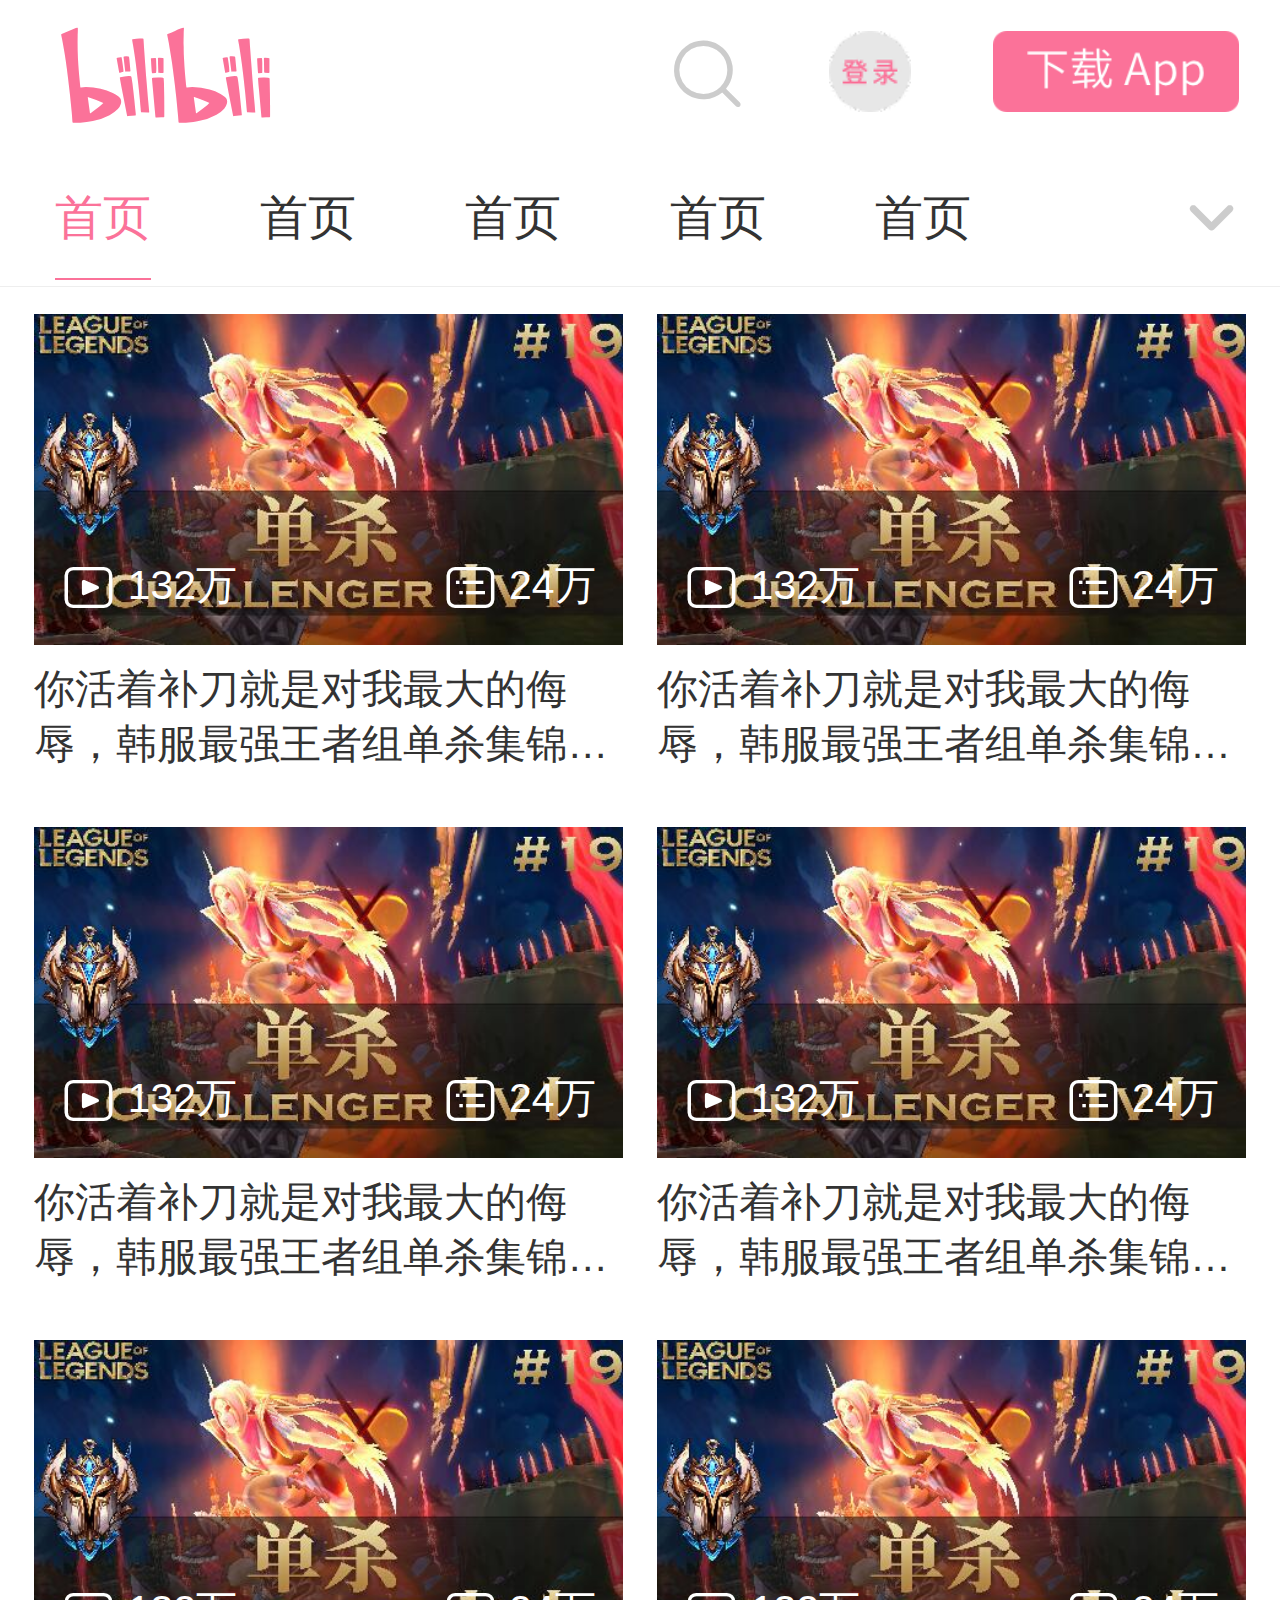
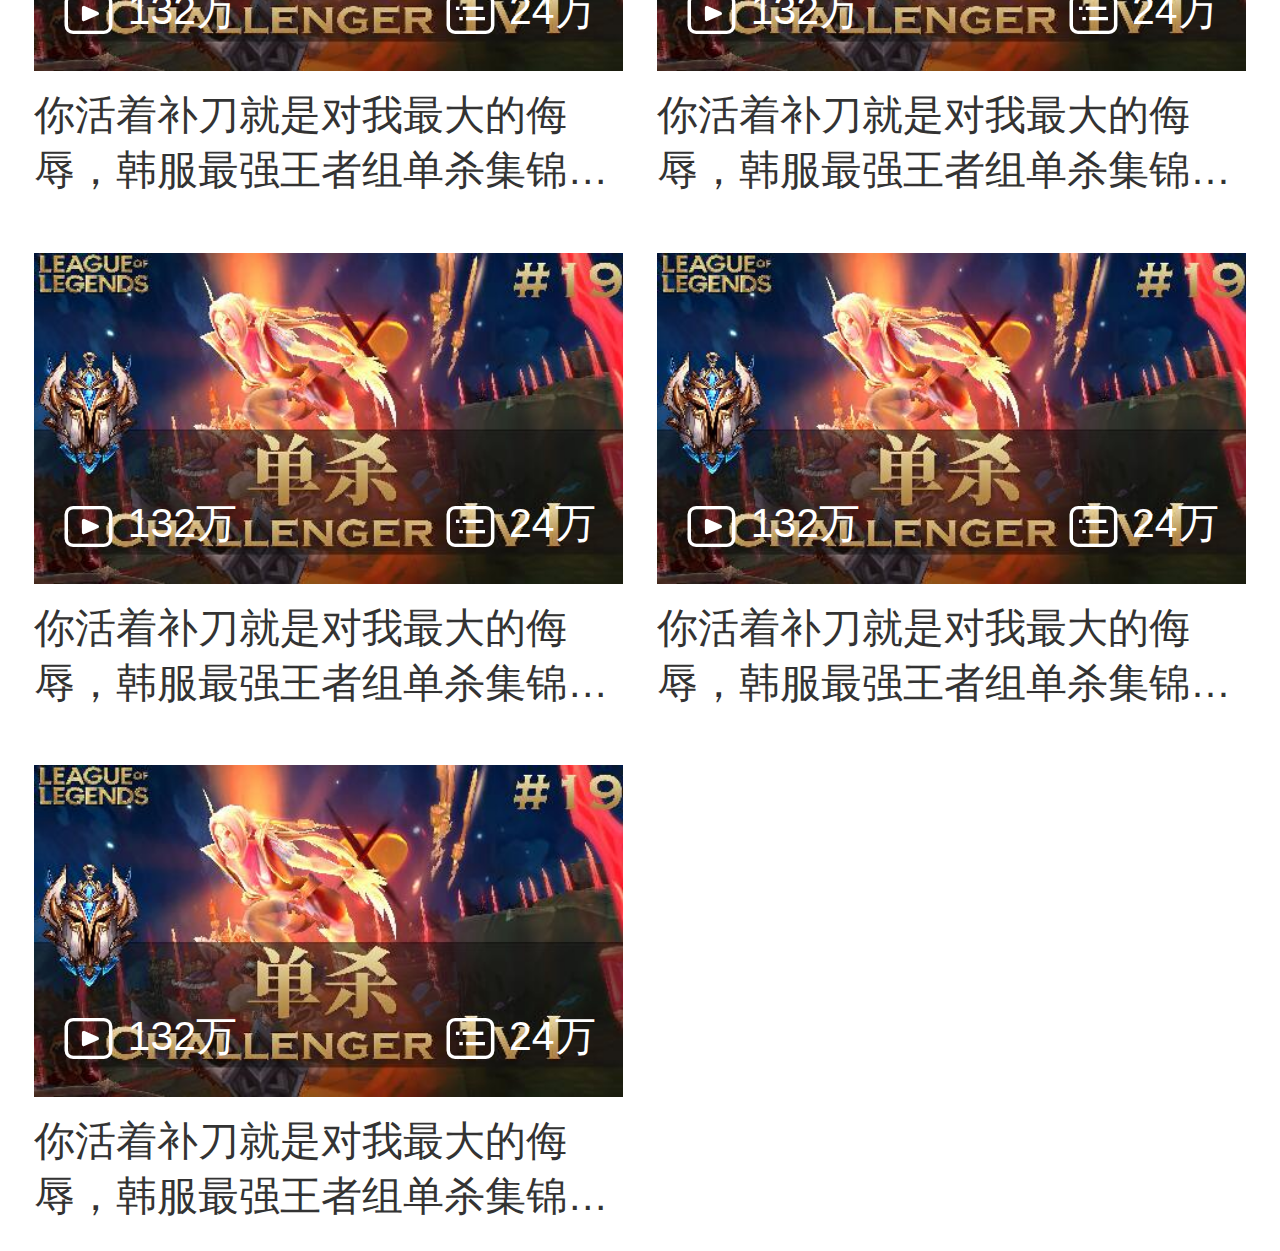
<file: m-bilibili/index.html>
<!DOCTYPE html>
<html lang="en">

<head>
    <meta charset="UTF-8">
    <meta http-equiv="X-UA-Compatible" content="IE=edge">
    <meta name="viewport" content="width=device-width, initial-scale=1.0">
    <title>B站</title>
    <link rel="stylesheet" href="./fonts/iconfont.css">
    <link rel="stylesheet" href="./css/index.css">
</head>

<body>
    <!-- 1. 头部固定 -->
    <header>
        <div class="top">
            <div class="left">
                <a href="#">
                    <i class="iconfont Navbar_logo"></i>
                </a>
            </div>
            <div class="right">
                <a href="#">
                    <i class="iconfont ic_search_tab"></i>
                </a>
                <a href="#" class="login"><img src="./images/login.png" alt=""></a>
                <a href="#" class="download"><img src="./images/download.png" alt=""></a>
            </div>
        </div>
        <div class="bottom">
            <div class="tab">
                <ul>
                    <li><a href="#" class="current">首页</a></li>
                    <li><a href="#">首页</a></li>
                    <li><a href="#">首页</a></li>
                    <li><a href="#">首页</a></li>
                    <li><a href="#">首页</a></li>
                </ul>
            </div>
            <div class="more">
                <a href="#">
                    <i class="iconfont general_pulldown_s"></i>
                </a>
            </div>
        </div>
    </header>

    <!-- 2. 视频 -->
    <section class="video_content">
        <div class="video_list">
            <a href="#">
                <div class="pic">
                    <img src="./images/1.jpg" alt="#">
                    <div class="count">
                        <p>
                            <i class="iconfont icon_shipin_bofangshu"></i>
                            <span>132万</span>
                        </p>
                        <p>
                            <i class="iconfont icon_shipin_danmushu"></i>
                            <span>24万</span>
                        </p>
                    </div>
                </div>
                <div class="txt ellipsis-2">你活着补刀就是对我最大的侮辱，韩服最强王者组单杀集锦#19</div>
            </a>
            <a href="#">
                <div class="pic">
                    <img src="./images/1.jpg" alt="#">
                    <div class="count">
                        <p>
                            <i class="iconfont icon_shipin_bofangshu"></i>
                            <span>132万</span>
                        </p>
                        <p>
                            <i class="iconfont icon_shipin_danmushu"></i>
                            <span>24万</span>
                        </p>
                    </div>
                </div>
                <div class="txt ellipsis-2">你活着补刀就是对我最大的侮辱，韩服最强王者组单杀集锦#19</div>
            </a>
            <a href="#">
                <div class="pic">
                    <img src="./images/1.jpg" alt="#">
                    <div class="count">
                        <p>
                            <i class="iconfont icon_shipin_bofangshu"></i>
                            <span>132万</span>
                        </p>
                        <p>
                            <i class="iconfont icon_shipin_danmushu"></i>
                            <span>24万</span>
                        </p>
                    </div>
                </div>
                <div class="txt ellipsis-2">你活着补刀就是对我最大的侮辱，韩服最强王者组单杀集锦#19</div>
            </a>
            <a href="#">
                <div class="pic">
                    <img src="./images/1.jpg" alt="#">
                    <div class="count">
                        <p>
                            <i class="iconfont icon_shipin_bofangshu"></i>
                            <span>132万</span>
                        </p>
                        <p>
                            <i class="iconfont icon_shipin_danmushu"></i>
                            <span>24万</span>
                        </p>
                    </div>
                </div>
                <div class="txt ellipsis-2">你活着补刀就是对我最大的侮辱，韩服最强王者组单杀集锦#19</div>
            </a>
            <a href="#">
                <div class="pic">
                    <img src="./images/1.jpg" alt="#">
                    <div class="count">
                        <p>
                            <i class="iconfont icon_shipin_bofangshu"></i>
                            <span>132万</span>
                        </p>
                        <p>
                            <i class="iconfont icon_shipin_danmushu"></i>
                            <span>24万</span>
                        </p>
                    </div>
                </div>
                <div class="txt ellipsis-2">你活着补刀就是对我最大的侮辱，韩服最强王者组单杀集锦#19</div>
            </a>
            <a href="#">
                <div class="pic">
                    <img src="./images/1.jpg" alt="#">
                    <div class="count">
                        <p>
                            <i class="iconfont icon_shipin_bofangshu"></i>
                            <span>132万</span>
                        </p>
                        <p>
                            <i class="iconfont icon_shipin_danmushu"></i>
                            <span>24万</span>
                        </p>
                    </div>
                </div>
                <div class="txt ellipsis-2">你活着补刀就是对我最大的侮辱，韩服最强王者组单杀集锦#19</div>
            </a>
            <a href="#">
                <div class="pic">
                    <img src="./images/1.jpg" alt="#">
                    <div class="count">
                        <p>
                            <i class="iconfont icon_shipin_bofangshu"></i>
                            <span>132万</span>
                        </p>
                        <p>
                            <i class="iconfont icon_shipin_danmushu"></i>
                            <span>24万</span>
                        </p>
                    </div>
                </div>
                <div class="txt ellipsis-2">你活着补刀就是对我最大的侮辱，韩服最强王者组单杀集锦#19</div>
            </a>
            <a href="#">
                <div class="pic">
                    <img src="./images/1.jpg" alt="#">
                    <div class="count">
                        <p>
                            <i class="iconfont icon_shipin_bofangshu"></i>
                            <span>132万</span>
                        </p>
                        <p>
                            <i class="iconfont icon_shipin_danmushu"></i>
                            <span>24万</span>
                        </p>
                    </div>
                </div>
                <div class="txt ellipsis-2">你活着补刀就是对我最大的侮辱，韩服最强王者组单杀集锦#19</div>
            </a>
            <a href="#">
                <div class="pic">
                    <img src="./images/1.jpg" alt="#">
                    <div class="count">
                        <p>
                            <i class="iconfont icon_shipin_bofangshu"></i>
                            <span>132万</span>
                        </p>
                        <p>
                            <i class="iconfont icon_shipin_danmushu"></i>
                            <span>24万</span>
                        </p>
                    </div>
                </div>
                <div class="txt ellipsis-2">你活着补刀就是对我最大的侮辱，韩服最强王者组单杀集锦#19</div>
            </a>
        </div>
    </section>
</body>

</html>
</file>
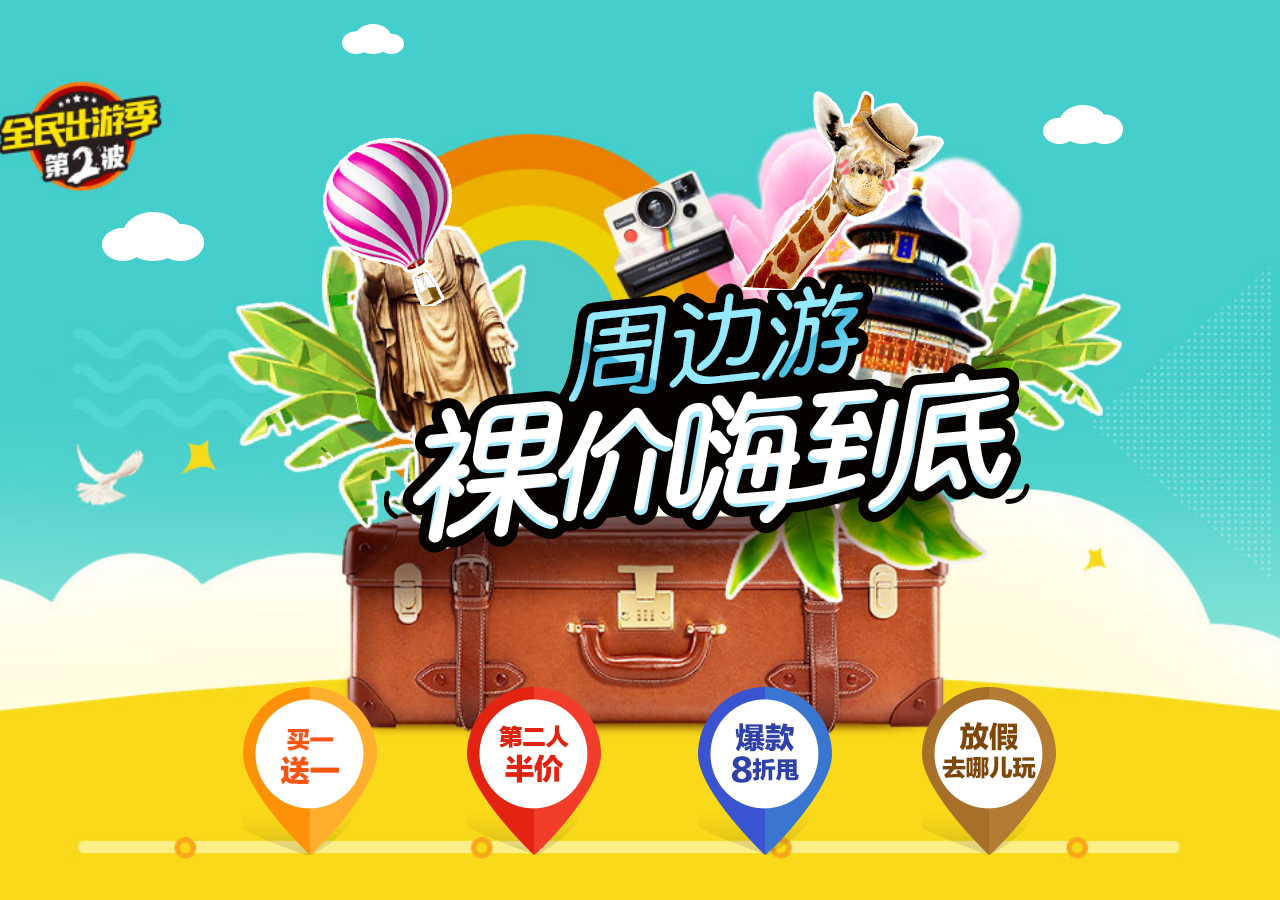
<file: 全民出游季/index.html>
<!DOCTYPE html>
<html lang="en">

<head>
    <meta charset="UTF-8">
    <meta http-equiv="X-UA-Compatible" content="IE=edge">
    <meta name="viewport" content="width=device-width, initial-scale=1.0">
    <title>Document</title>
    <link rel="stylesheet" href="./css/index.css">
</head>

<body>
    <!-- 云彩图片 -->
    <div class="cloud">
        <img src="./images/yun1.png" alt="">
        <img src="./images/yun2.png" alt="">
        <img src="./images/yun3.png" alt="">
    </div>

    <!-- 热气球图片 -->
    <div class="hot">
        <img src="./images/san.png" alt="">
    </div>

    <!-- 广告图片 -->
    <div class="adv">
        <img src="./images/1.png" alt="">
        <img src="./images/2.png" alt="">
        <img src="./images/3.png" alt="">
        <img src="./images/4.png" alt="">
    </div>

    <!-- 文字 -->
    <div class="word">
        <img src="./images/font1.png" alt="">
    </div>

    <!-- 长颈鹿 -->
    <div class="giraffe">
        <img src="./images/lu.png" alt="">
    </div>
</body>

</html>
</file>
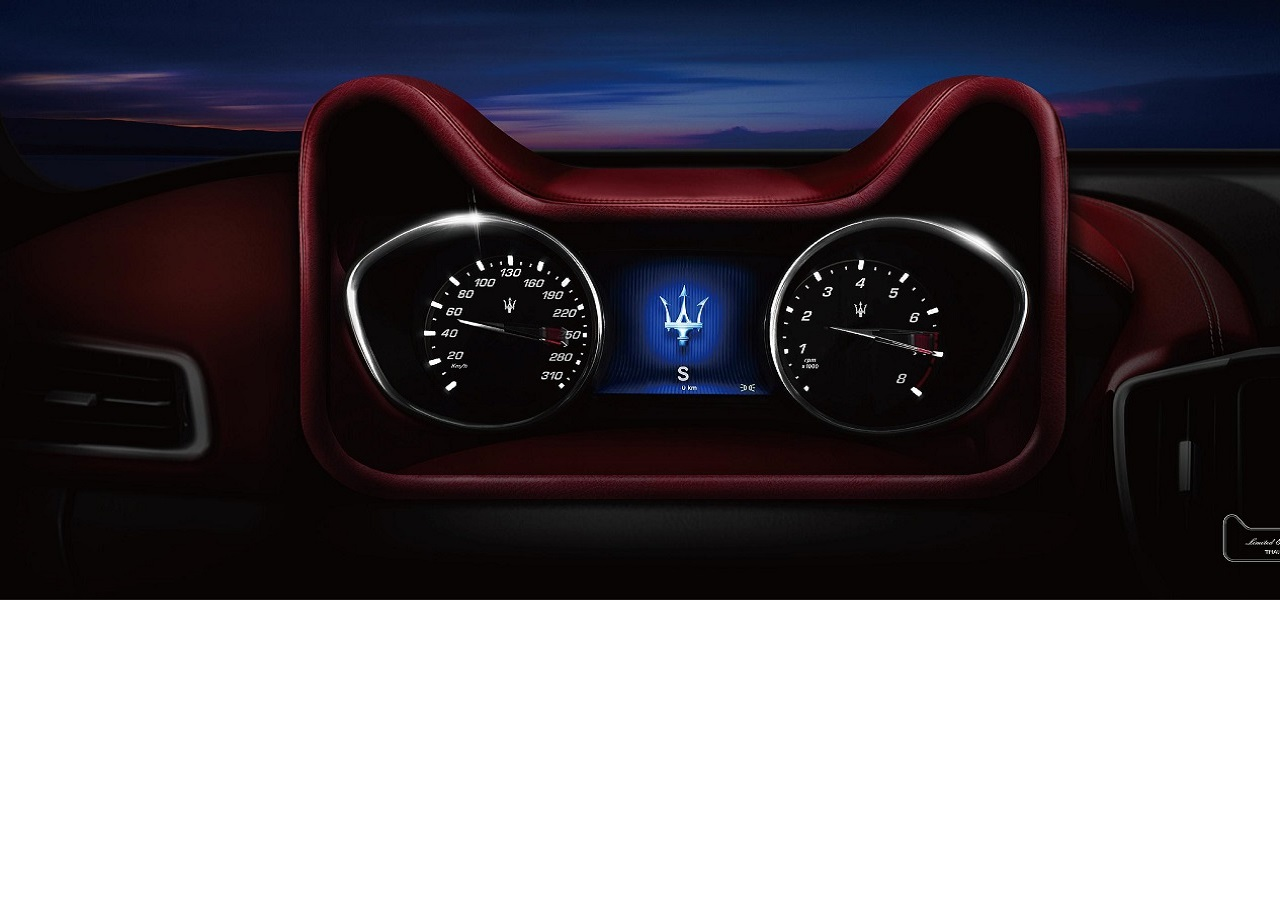
<file: 双开门效果/index.html>
<!DOCTYPE html>
<html lang="en">

<head>
  <meta charset="UTF-8">
  <meta http-equiv="X-UA-Compatible" content="IE=edge">
  <meta name="viewport" content="width=device-width, initial-scale=1.0">
  <title>Document</title>
  <style>
    * {
      margin: 0;
      padding: 0;
    }

    .box {
      width: 1366px;
      height: 600px;
      margin: 0 auto;
      background: url('./images/bg.jpg');

      /* 超出父级范围的隐藏 */
      overflow: hidden;
    }

    /* 左右相同的样式 */
    .box::before,
    .box::after {
      float: left;
      content: '';
      width: 50%;
      height: 100%;
      background: url('./images/fm.jpg');
      transition: all .5s;
    }

    /* 单独控制after的背景图位置 */
    .box::after {
      background-position: right 0;
    }

    /* 鼠标移入box，before向左移动100% */
    .box:hover::before {
      transform: translateX(-100%);
    }

    /* 鼠标移入box，after向右移动100% */
    .box:hover::after {
      transform: translateX(100%);
    }
  </style>
</head>

<body>
  <div class="box"></div>
</body>

</html>
</file>
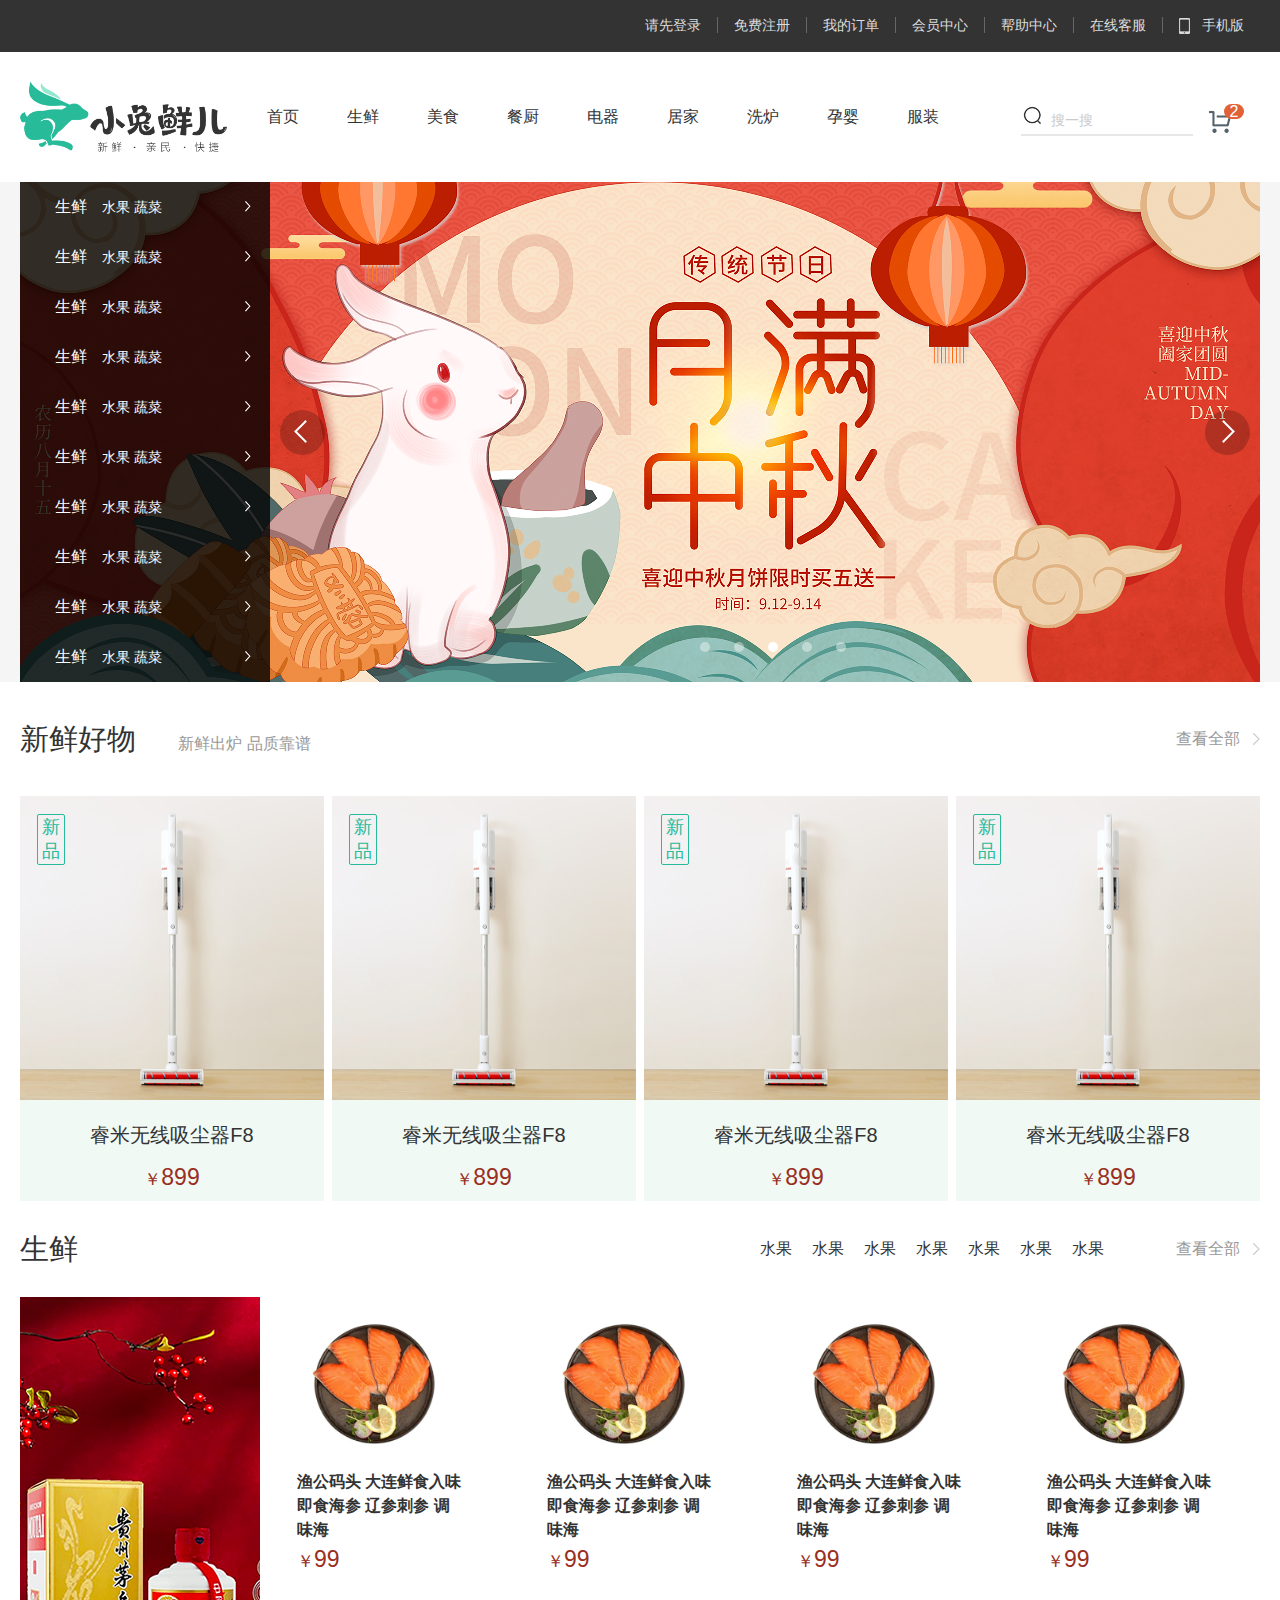
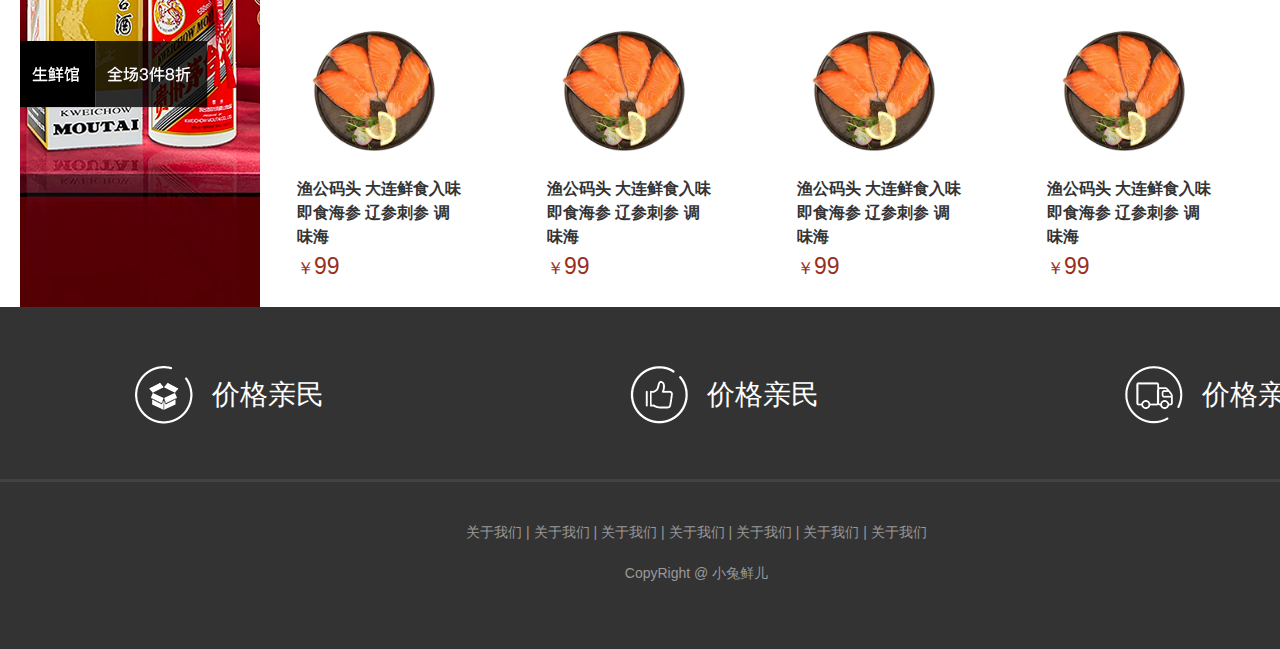
<file: 小兔鲜_PC/index.html>
<!DOCTYPE html>
<html lang="en">

<head>
  <meta charset="UTF-8">
  <meta http-equiv="X-UA-Compatible" content="IE=edge">
  <meta name="viewport" content="width=device-width, initial-scale=1.0">
  <meta name="description" content="小兔鲜儿官网，致力于打造全球最大的食品、生鲜电商购物平台。">
  <meta name="keywords" content="小兔鲜儿,食品,生鲜,服装,家电,电商,购物">
  <title>小兔鲜儿-新鲜、惠民、快捷！</title>
  <link rel="shortcut icon" href="favicon.ico" type="image/x-icon">
  <!-- 按顺序引入：外链式样式表后写的生效 -->
  <link rel="stylesheet" href="./css/base.css">
  <link rel="stylesheet" href="./css/common.css">
  <link rel="stylesheet" href="./css/index.css">
</head>

<body>
  <!-- 快捷导航 -->
  <div class="shortcut">
    <div class="wrapper">
      <ul>
        <li><a href="#">请先登录</a></li>
        <li><a href="#">免费注册</a></li>
        <li><a href="#">我的订单</a></li>
        <li><a href="#">会员中心</a></li>
        <li><a href="#">帮助中心</a></li>
        <li><a href="#">在线客服</a></li>
        <li><a href="#"><span></span> 手机版</a></li>
      </ul>
    </div>
  </div>

  <!-- 头部 -->
  <div class="header wrapper">
    <div class="logo">
      <h1><a href="#">小兔鲜儿</a></h1>
    </div>

    <div class="nav">
      <ul>
        <li><a href="#">首页</a></li>
        <li><a href="#">生鲜</a></li>
        <li><a href="#">美食</a></li>
        <li><a href="#">餐厨</a></li>
        <li><a href="#">电器</a></li>
        <li><a href="#">居家</a></li>
        <li><a href="#">洗炉</a></li>
        <li><a href="#">孕婴</a></li>
        <li><a href="#">服装</a></li>
      </ul>
    </div>

    <div class="search">
      <input type="text" placeholder="搜一搜">
      <!-- 定位 放大镜 -->
      <span></span>
    </div>

    <div class="car">
      <span>2</span>
    </div>

  </div>

  <!-- banner图 -->
  <div class="banner">
    <div class="wrapper">
      <ul>
        <!-- 有多少个图就有多少个li -->
        <li><a href="#"><img src="./uploads/banner_1.png" alt=""></a></li>
      </ul>

      <!-- 侧导航 -->
      <div class="aside">
        <ul>
          <li><a href="#">生鲜<span>水果 蔬菜</span></a></li>
          <li><a href="#">生鲜<span>水果 蔬菜</span></a></li>
          <li><a href="#">生鲜<span>水果 蔬菜</span></a></li>
          <li><a href="#">生鲜<span>水果 蔬菜</span></a></li>
          <li><a href="#">生鲜<span>水果 蔬菜</span></a></li>
          <li><a href="#">生鲜<span>水果 蔬菜</span></a></li>
          <li><a href="#">生鲜<span>水果 蔬菜</span></a></li>
          <li><a href="#">生鲜<span>水果 蔬菜</span></a></li>
          <li><a href="#">生鲜<span>水果 蔬菜</span></a></li>
          <li><a href="#">生鲜<span>水果 蔬菜</span></a></li>
        </ul>
      </div>

      <!-- 箭头 -->
      <!-- prev:上一个 -->
      <a href="#" class="prev"></a>
      <!-- next:下一个 -->
      <a href="#" class="next"></a>

      <!-- 圆点: 当前状态：current/active -->
      <ol>
        <li></li>
        <li></li>
        <li class="current"></li>
        <li></li>
        <li></li>
      </ol>

    </div>
  </div>

  <!-- 新鲜好物 -->
  <div class="goods wrapper">
    <div class="hd">
      <h2>新鲜好物 <span>新鲜出炉 品质靠谱</span></h2>
      <a href="#">查看全部</a>
    </div>

    <div class="bd clearfix">
      <ul>
        <li>
          <a href="#">
            <img src="./uploads/new_goods_1.jpg" alt="">
            <h3>睿米无线吸尘器F8</h3>
            <div>￥<span>899</span></div>
            <b>新品</b>
          </a>
        </li>
        <li>
          <a href="#">
            <img src="./uploads/new_goods_1.jpg" alt="">
            <h3>睿米无线吸尘器F8</h3>
            <div>￥<span>899</span></div>
            <b>新品</b>
          </a>
        </li>
        <li>
          <a href="#">
            <img src="./uploads/new_goods_1.jpg" alt="">
            <h3>睿米无线吸尘器F8</h3>
            <div>￥<span>899</span></div>
            <b>新品</b>
          </a>
        </li>
        <li>
          <a href="#">
            <img src="./uploads/new_goods_1.jpg" alt="">
            <h3>睿米无线吸尘器F8</h3>
            <div>￥<span>899</span></div>
            <b>新品</b>
          </a>
        </li>
      </ul>
    </div>
  </div>

  <!-- 生鲜 -->
  <div class="shengxian wrapper">
    <div class="hd">
      <h2>生鲜</h2>
      <a href="#" class="more">查看全部</a>
      <ul>
        <li><a href="#">水果</a></li>
        <li><a href="#">水果</a></li>
        <li><a href="#">水果</a></li>
        <li><a href="#">水果</a></li>
        <li><a href="#">水果</a></li>
        <li><a href="#">水果</a></li>
        <li><a href="#">水果</a></li>
      </ul>
    </div>

    <div class="bd clearfix">
      <div class="left">
        <a href="#"><img src="./uploads/fresh_goods_cover.png" alt=""></a>
      </div>
      <div class="right">
        <ul>
          <li>
            <a href="#">
              <img src="./uploads/fresh_goods_1.jpg" alt="">
              <h3>渔公码头 大连鲜食入味 即食海参 辽参刺参
                调味海</h3>
              <div>￥<span>99</span></div>
            </a>
          </li>
          <li><a href="#">
              <img src="./uploads/fresh_goods_1.jpg" alt="">
              <h3>渔公码头 大连鲜食入味 即食海参 辽参刺参
                调味海</h3>
              <div>￥<span>99</span></div>
            </a></li>
          <li><a href="#">
              <img src="./uploads/fresh_goods_1.jpg" alt="">
              <h3>渔公码头 大连鲜食入味 即食海参 辽参刺参
                调味海</h3>
              <div>￥<span>99</span></div>
            </a></li>
          <li><a href="#">
              <img src="./uploads/fresh_goods_1.jpg" alt="">
              <h3>渔公码头 大连鲜食入味 即食海参 辽参刺参
                调味海</h3>
              <div>￥<span>99</span></div>
            </a></li>
          <li><a href="#">
              <img src="./uploads/fresh_goods_1.jpg" alt="">
              <h3>渔公码头 大连鲜食入味 即食海参 辽参刺参
                调味海</h3>
              <div>￥<span>99</span></div>
            </a></li>
          <li><a href="#">
              <img src="./uploads/fresh_goods_1.jpg" alt="">
              <h3>渔公码头 大连鲜食入味 即食海参 辽参刺参
                调味海</h3>
              <div>￥<span>99</span></div>
            </a></li>
          <li><a href="#">
              <img src="./uploads/fresh_goods_1.jpg" alt="">
              <h3>渔公码头 大连鲜食入味 即食海参 辽参刺参
                调味海</h3>
              <div>￥<span>99</span></div>
            </a></li>
          <li><a href="#">
              <img src="./uploads/fresh_goods_1.jpg" alt="">
              <h3>渔公码头 大连鲜食入味 即食海参 辽参刺参
                调味海</h3>
              <div>￥<span>99</span></div>
            </a></li>
        </ul>
      </div>
    </div>
  </div>

  <!-- 版权区域 -->
  <div class="footer">
    <div class="wrapper">

      <div class="top">
        <ul>
          <li>
            <!-- 通过伪元素添加标签实现精灵图 -->
            <span>价格亲民</span>
          </li>
          <li>
            <span>价格亲民</span>
          </li>
          <li>
            <span>价格亲民</span>
          </li>
        </ul>
      </div>

      <div class="bottom">
        <p>
          <a href="#">关于我们</a> |
          <a href="#">关于我们</a> |
          <a href="#">关于我们</a> |
          <a href="#">关于我们</a> |
          <a href="#">关于我们</a> |
          <a href="#">关于我们</a> |
          <a href="#">关于我们</a>
        </p>
        <p>CopyRight @ 小兔鲜儿</p>
      </div>

    </div>
  </div>

</body>

</html>
</file>
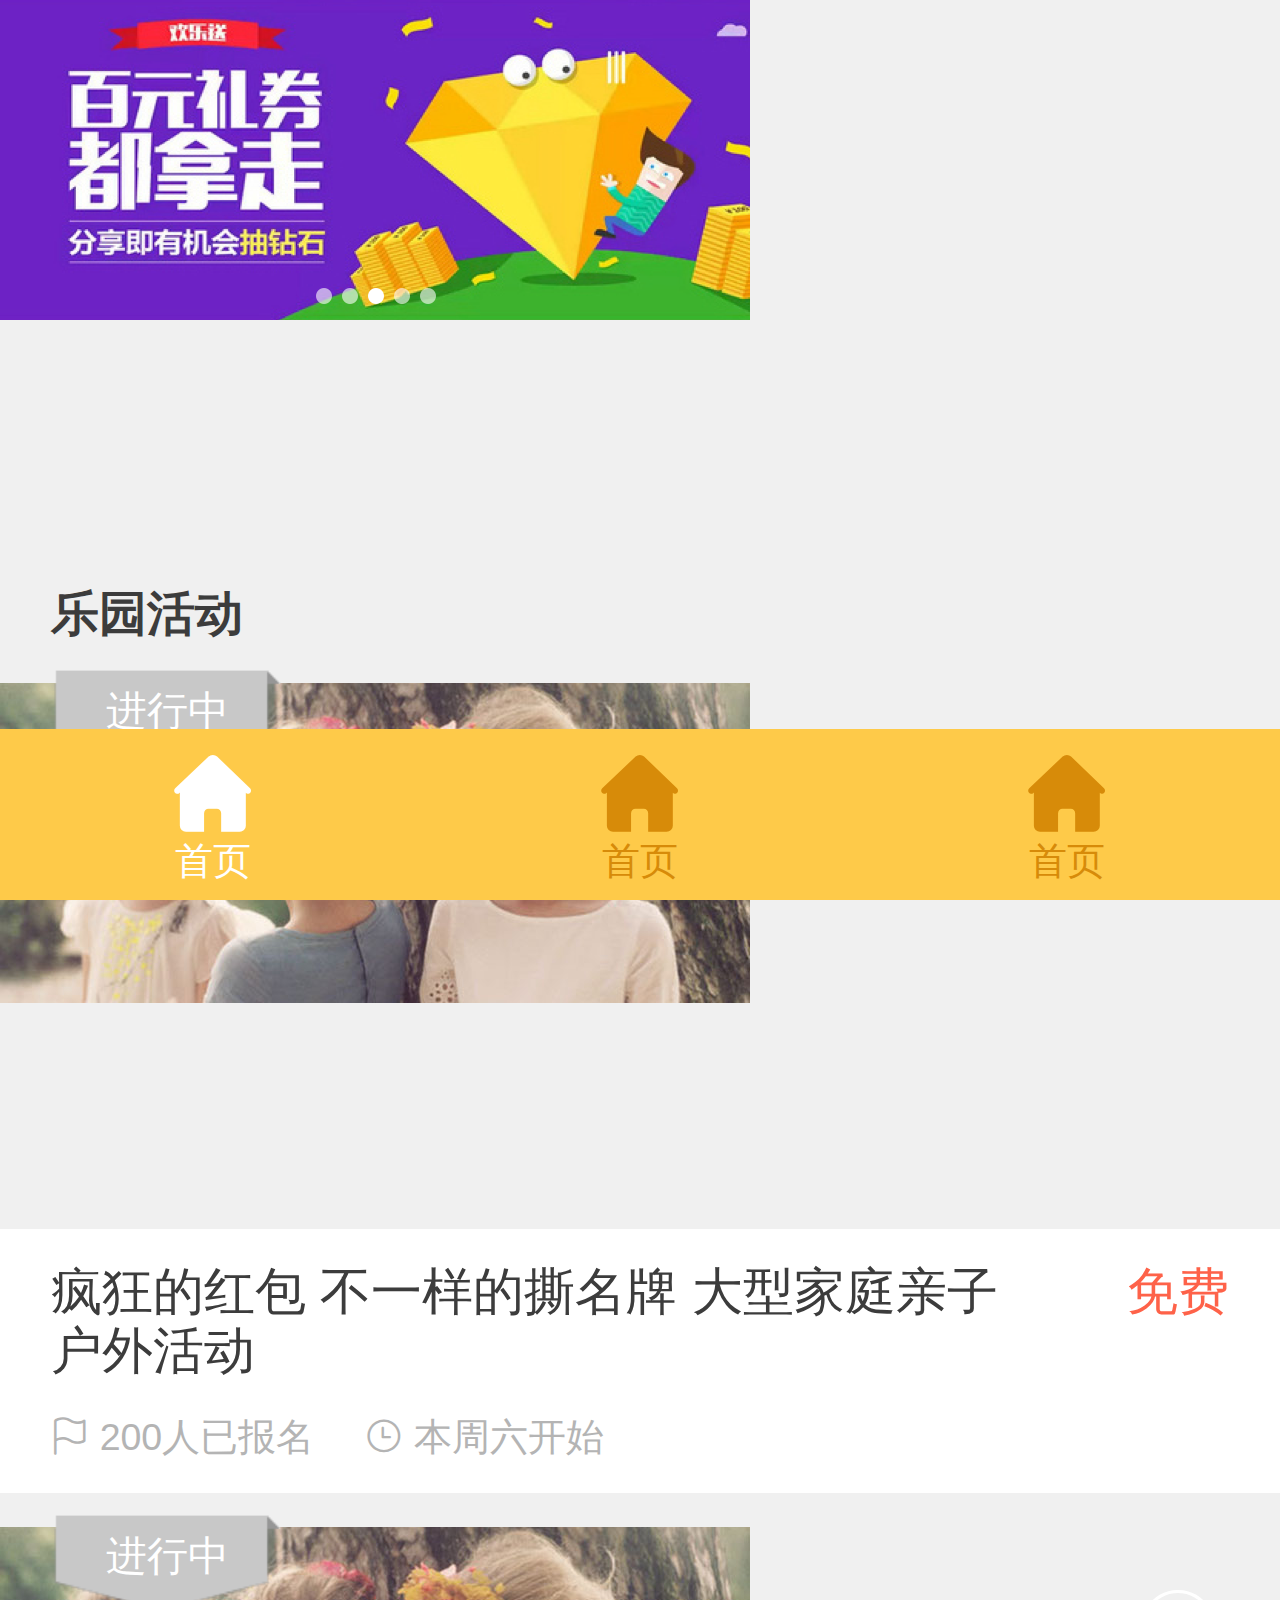
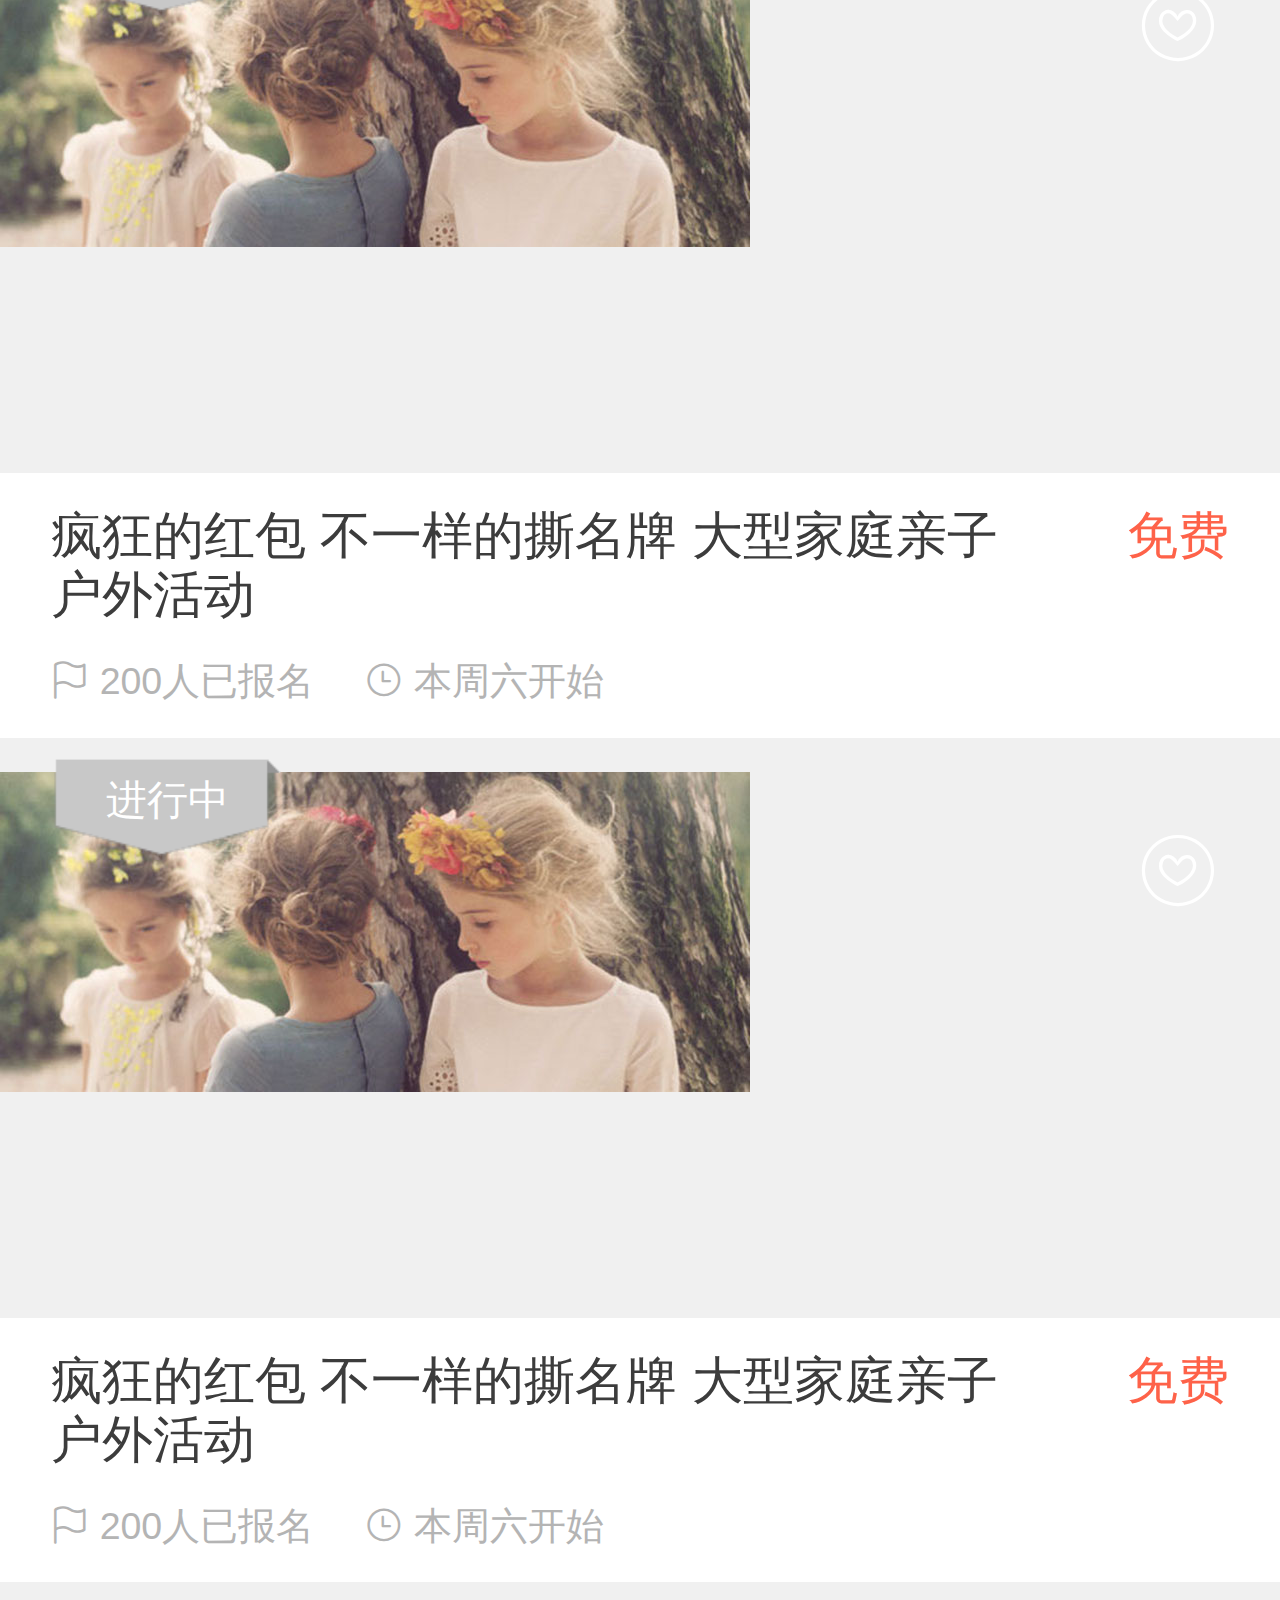
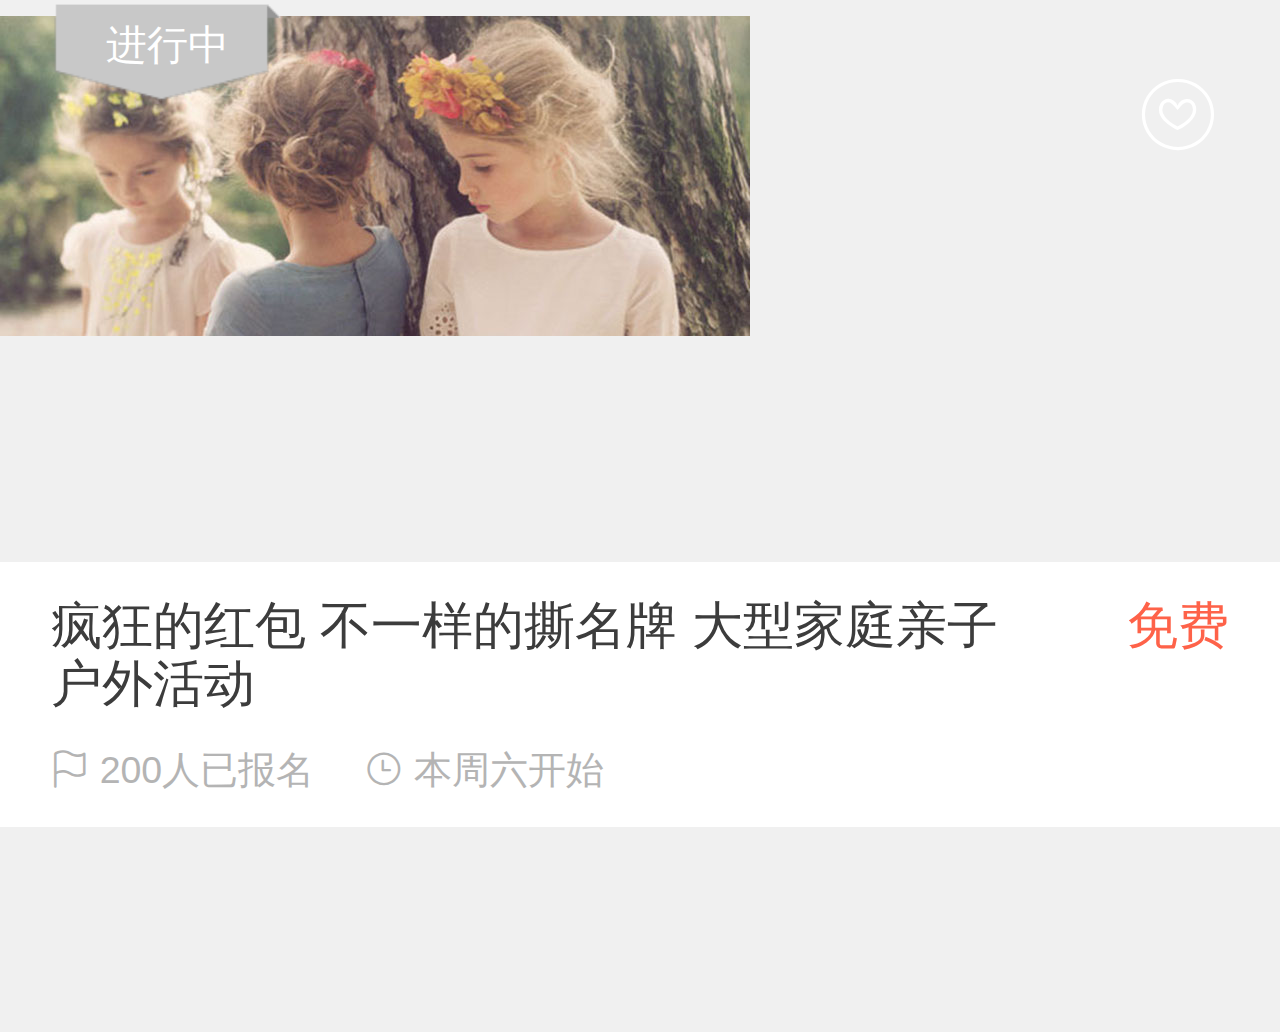
<file: 游乐园项目/index.html>
<!DOCTYPE html>
<html lang="en">

<head>
    <meta charset="UTF-8">
    <meta http-equiv="X-UA-Compatible" content="IE=edge">
    <meta name="viewport" content="width=device-width, initial-scale=1.0">
    <title>FC游乐园</title>
    <link rel="shortcut icon" href="favicon.ico" type="image/x-icon">
    <link rel="stylesheet" href="./lib/iconfont/iconfont.css">
    <link rel="stylesheet" href="./css/index.css">
</head>

<body>
    <!-- 主体内容 -->
    <div class="main">
        <!-- banner -->
        <div class="banner">
            <ul>
                <li><a href="#"><img src="./uploads/banner_1.png" alt=""></a></li>
            </ul>
        </div>

        <!-- 活动标题 -->
        <div class="title">
            <h4>乐园活动</h4>
        </div>

        <!-- 活动 -->
        <section class="item">
            <div class="pic">
                <a href="#"><img src="./uploads/item_2.png" alt=""></a>

                <!-- 收藏图标 -->
                <i class="iconfont icon-shoucang1"></i>

                <!-- 活动状态 -->
                <div class="active off">进行中</div>
            </div>
            <div class="txt">
                <div class="top">
                    <h5>疯狂的红包 不一样的撕名牌 大型家庭亲子户外活动</h5>
                    <p>免费</p>
                </div>
                <div class="bottom">
                    <P>
                        <i class="iconfont icon-qizhi"></i>
                        <span>200</span>人已报名
                    </P>
                    <P>
                        <i class="iconfont icon-shizhong"></i>
                        <span>本周六</span>开始
                    </P>
                </div>
            </div>
        </section>

        <section class="item">
            <div class="pic">
                <a href="#"><img src="./uploads/item_2.png" alt=""></a>

                <!-- 收藏图标 -->
                <i class="iconfont icon-shoucang1"></i>

                <!-- 活动状态 -->
                <div class="active off">进行中</div>
            </div>
            <div class="txt">
                <div class="top">
                    <h5>疯狂的红包 不一样的撕名牌 大型家庭亲子户外活动</h5>
                    <p>免费</p>
                </div>
                <div class="bottom">
                    <P>
                        <i class="iconfont icon-qizhi"></i>
                        <span>200</span>人已报名
                    </P>
                    <P>
                        <i class="iconfont icon-shizhong"></i>
                        <span>本周六</span>开始
                    </P>
                </div>
            </div>
        </section>

        <section class="item">
            <div class="pic">
                <a href="#"><img src="./uploads/item_2.png" alt=""></a>

                <!-- 收藏图标 -->
                <i class="iconfont icon-shoucang1"></i>

                <!-- 活动状态 -->
                <div class="active off">进行中</div>
            </div>
            <div class="txt">
                <div class="top">
                    <h5>疯狂的红包 不一样的撕名牌 大型家庭亲子户外活动</h5>
                    <p>免费</p>
                </div>
                <div class="bottom">
                    <P>
                        <i class="iconfont icon-qizhi"></i>
                        <span>200</span>人已报名
                    </P>
                    <P>
                        <i class="iconfont icon-shizhong"></i>
                        <span>本周六</span>开始
                    </P>
                </div>
            </div>
        </section>

        <section class="item">
            <div class="pic">
                <a href="#"><img src="./uploads/item_2.png" alt=""></a>

                <!-- 收藏图标 -->
                <i class="iconfont icon-shoucang1"></i>

                <!-- 活动状态 -->
                <div class="active off">进行中</div>
            </div>
            <div class="txt">
                <div class="top">
                    <h5>疯狂的红包 不一样的撕名牌 大型家庭亲子户外活动</h5>
                    <p>免费</p>
                </div>
                <div class="bottom">
                    <P>
                        <i class="iconfont icon-qizhi"></i>
                        <span>200</span>人已报名
                    </P>
                    <P>
                        <i class="iconfont icon-shizhong"></i>
                        <span>本周六</span>开始
                    </P>
                </div>
            </div>
        </section>
    </div>
    <!-- 主体内容 -->

    <!-- 底部工具栏 -->
    <footer>
        <a href="#" class="current">
            <i class="iconfont icon-index-copy"></i>
            <p>首页</p>
        </a>
        <a href="#">
            <i class="iconfont icon-index-copy"></i>
            <p>首页</p>
        </a>
        <a href="#">
            <i class="iconfont icon-index-copy"></i>
            <p>首页</p>
        </a>
    </footer>
    <!-- 底部工具栏 -->
    <script src="./js/flexible.js"></script>
</body>

</html>
</file>
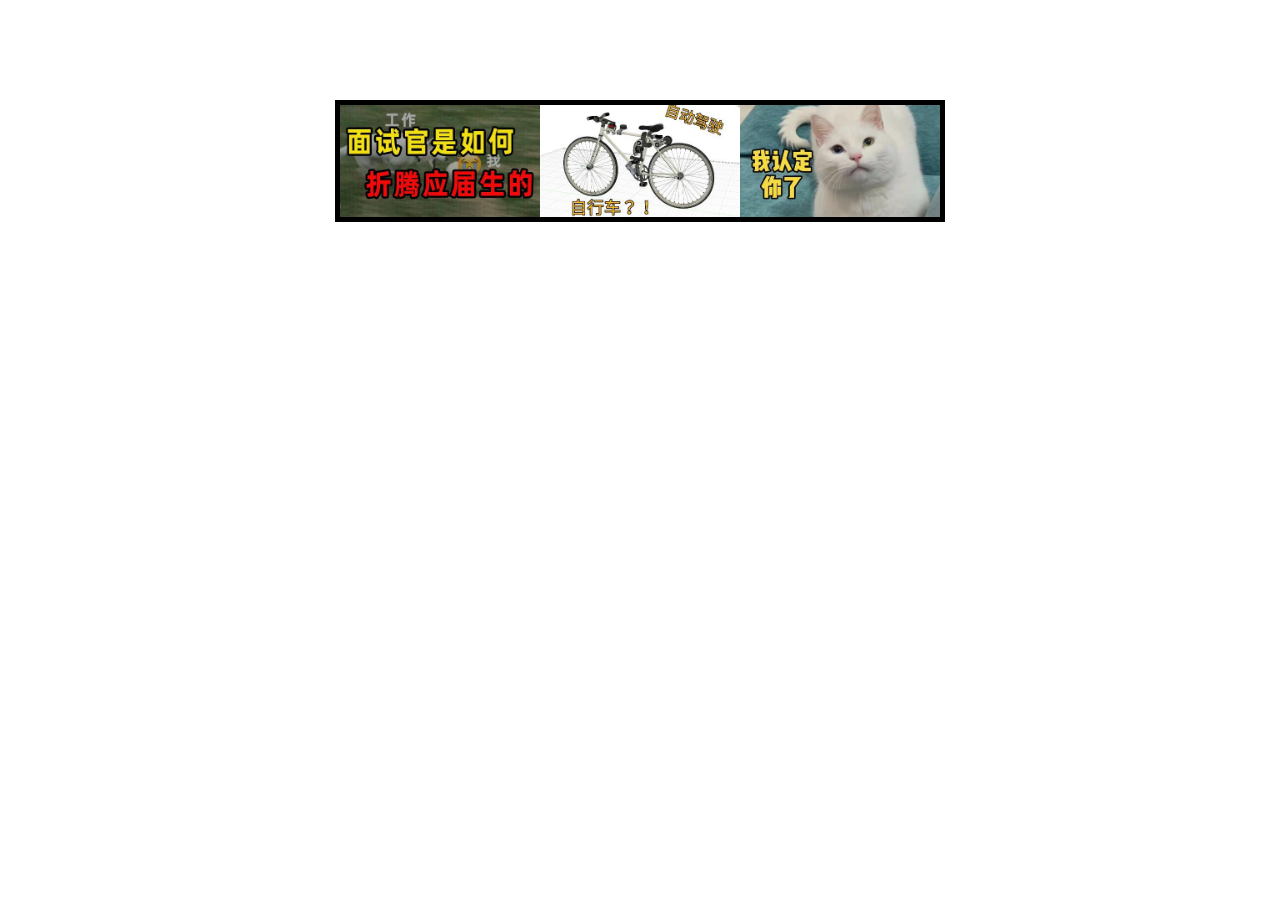
<file: 走马灯/index.html>
<!DOCTYPE html>
<html lang="en">
  <head>
    <meta charset="UTF-8" />
    <meta name="viewport" content="width=device-width, initial-scale=1.0" />
    <title>Document</title>
    <style>
      * {
        padding: 0;
        margin: 0;
      }
      li {
        list-style: none;
      }

      img {
        width: 200px;
      }
      
      .box {
        width: 600px;
        height: 112px;
        border: 5px solid #000;
        margin: 100px auto;
        overflow: hidden;
      }

      .box ul {
        width: 2000px;
        animation: move 5s infinite linear;
      }

      .box li {
        float: left;
      }

      /* 定义动画:位移, ul 左侧使用  x -1400  */
      @keyframes move {
        to {
          transform: translateX(-1400px);
        }
      }

      /* 用户鼠标移入box,动画暂停 */
      .box:hover ul {
        animation-play-state: paused;
      }
      
    </style>
  </head>
  <body>
    <div class="box">
      <ul>
        <li><img src="./images/1.jpg" alt="" /></li>
        <li><img src="./images/2.jpg" alt="" /></li>
        <li><img src="./images/3.jpg" alt="" /></li>
        <li><img src="./images/4.jpg" alt="" /></li>
        <li><img src="./images/5.jpg" alt="" /></li>
        <li><img src="./images/6.jpg" alt="" /></li>
        <li><img src="./images/7.jpg" alt="" /></li>

        <!-- 第567移动的时候,显示区域不能留白 -->
        <li><img src="./images/1.jpg" alt="" /></li>
        <li><img src="./images/2.jpg" alt="" /></li>
        <li><img src="./images/3.jpg" alt="" /></li>
      </ul>
    </div>
  </body>
</html>
</file>
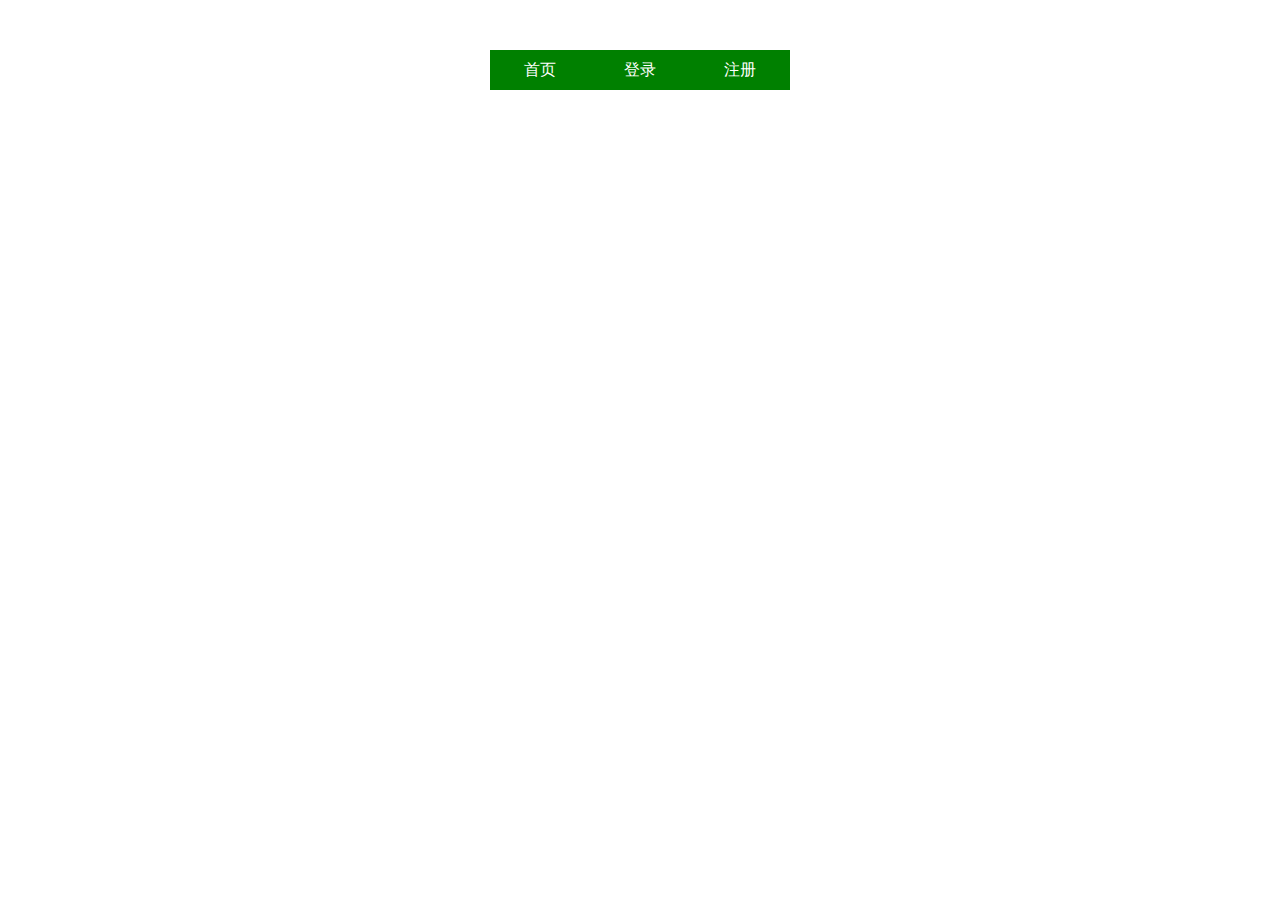
<file: 3D导航/3D导航.html>
<!DOCTYPE html>
<html lang="en">

<head>
    <meta charset="UTF-8">
    <meta name="viewport" content="width=device-width, initial-scale=1.0">
    <title>3D导航</title>
    <style>
        ul {
            margin: 0;
            padding: 0;
            list-style: none;
        }
        
        .navs {
            width: 300px;
            height: 40px;
            margin: 50px auto;
        }
        
        .navs li {
            position: relative;
            float: left;
            width: 100px;
            height: 40px;
            line-height: 40px;
            transition: all .5s;
            transform-style: preserve-3d;

            /* 旋转: 让大家在写代码的过程中看到立体盒子 */
            /* transform: rotateX(-20deg) rotateY(30deg); */

            /* 测试缩放效果 */
            /* transform: scale3d(0.5, 1.1, 2); */
        }

        .navs li a {
            position: absolute;
            left: 0;
            top: 0;
            display: block;
            width: 100%;
            height: 100%;
            text-align: center;
            text-decoration: none;
            color: #fff;
        }
        
        .navs li a:first-child {
            background-color: green;
            transform: translateZ(20px);
        }
        
        .navs li a:last-child {
            background-color: orange;
            /* 躺平x轴旋转  立方体的顶部,位移z(确保看到这个盒子) */
            transform: rotateX(90deg) translateZ(20px);
        }

        /* li:hover 立方体旋转 */
        .navs li:hover {
            transform: rotateX(-90deg);
        }
    </style>
</head>

<body>
    <div class="navs">
        <ul>
            <li>
                <a href="#">首页</a>
                <a href="#">Index</a>
            </li>
            <li>
                <a href="#">登录</a>
                <a href="#">Login</a>
            </li>
            <li>
                <a href="#">注册</a>
                <a href="#">Register</a>
            </li>
        </ul>
    </div>
</body>

</html>
</file>
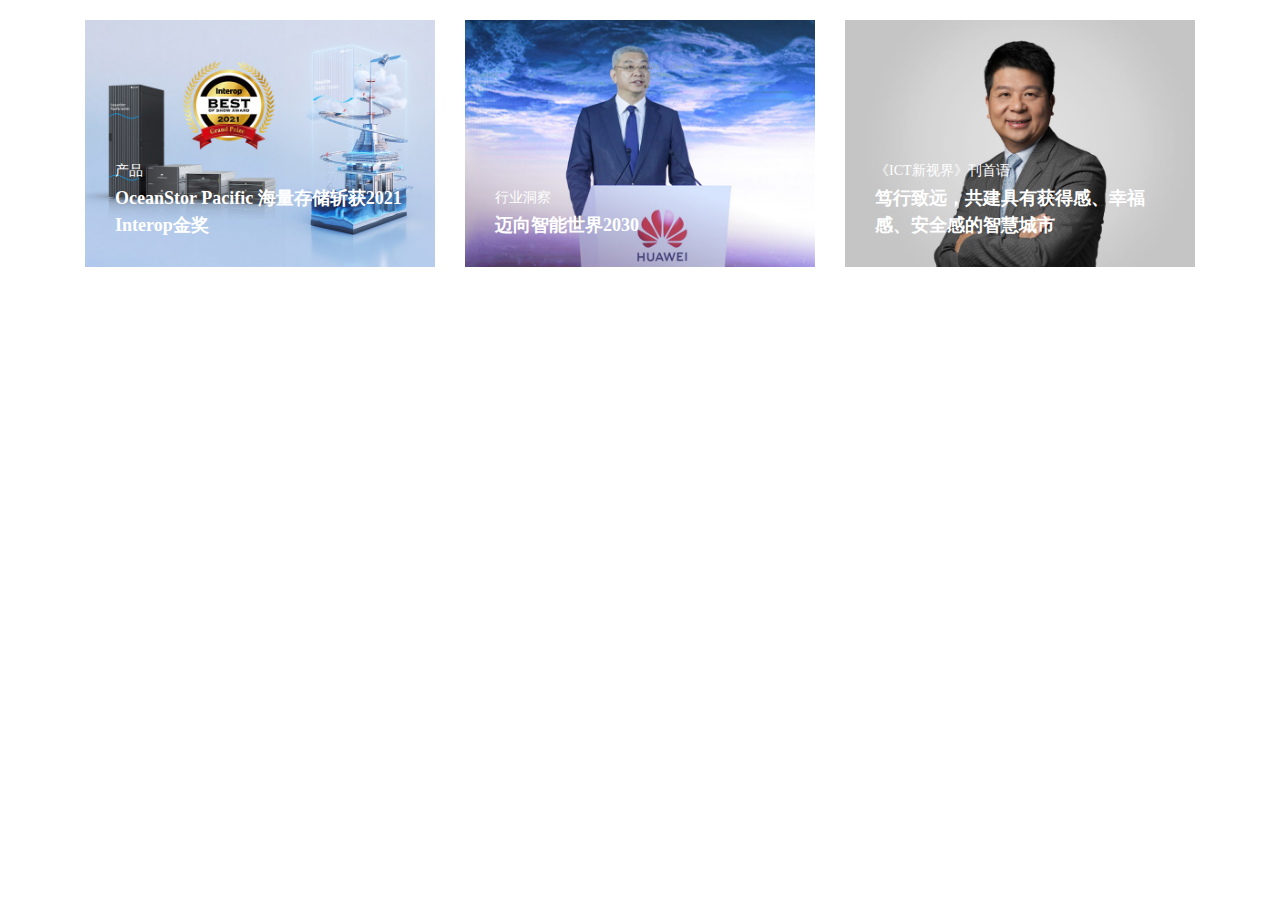
<file: 华为新闻/demo.html>
<!DOCTYPE html>
<html lang="en">

<head>
    <meta charset="UTF-8">
    <meta http-equiv="X-UA-Compatible" content="IE=edge">
    <meta name="viewport" content="width=device-width, initial-scale=1.0">
    <title>华为新闻</title>
    <link rel="stylesheet" href="./css/demo.css">
</head>

<body>
    <div class="box">
        <ul>
            <li>
                <a href="#">
                    <div class="pic">
                        <img src="./images/product.jpeg" alt="">
                    </div>
                    <div class="txt">
                        <h4>产品</h4>
                        <h5>OceanStor Pacific 海量存储斩获2021 Interop金奖</h5>
                        <p>
                            <span>了解更多</span>
                            <i></i>
                        </p>
                    </div>

                    <!-- 添加渐变背景 -->
                    <div class="mask"></div>
                </a>
            </li>
            <li>
                <a href="#">
                    <div class="pic">
                        <img src="./images/huawei1.jpeg" alt="">
                    </div>
                    <div class="txt">
                        <h4>行业洞察</h4>
                        <h5>迈向智能世界2030</h5>
                        <p>
                            <span>了解更多</span>
                            <i></i>
                        </p>
                    </div>
                    <!-- 添加渐变背景 -->
                    <div class="mask"></div>
                </a>
            </li>
            <li>
                <a href="#">
                    <div class="pic">
                        <img src="./images/huawei2.jpeg" alt="">
                    </div>
                    <div class="txt">
                        <h4>《ICT新视界》刊首语</h4>
                        <h5>笃行致远，共建具有获得感、幸福感、安全感的智慧城市</h5>
                        <p>
                            <span>了解更多</span>
                            <i></i>
                        </p>
                    </div>
                    <!-- 添加渐变背景 -->
                    <div class="mask"></div>
                </a>
            </li>
        </ul>
    </div>
</body>

</html>
</file>
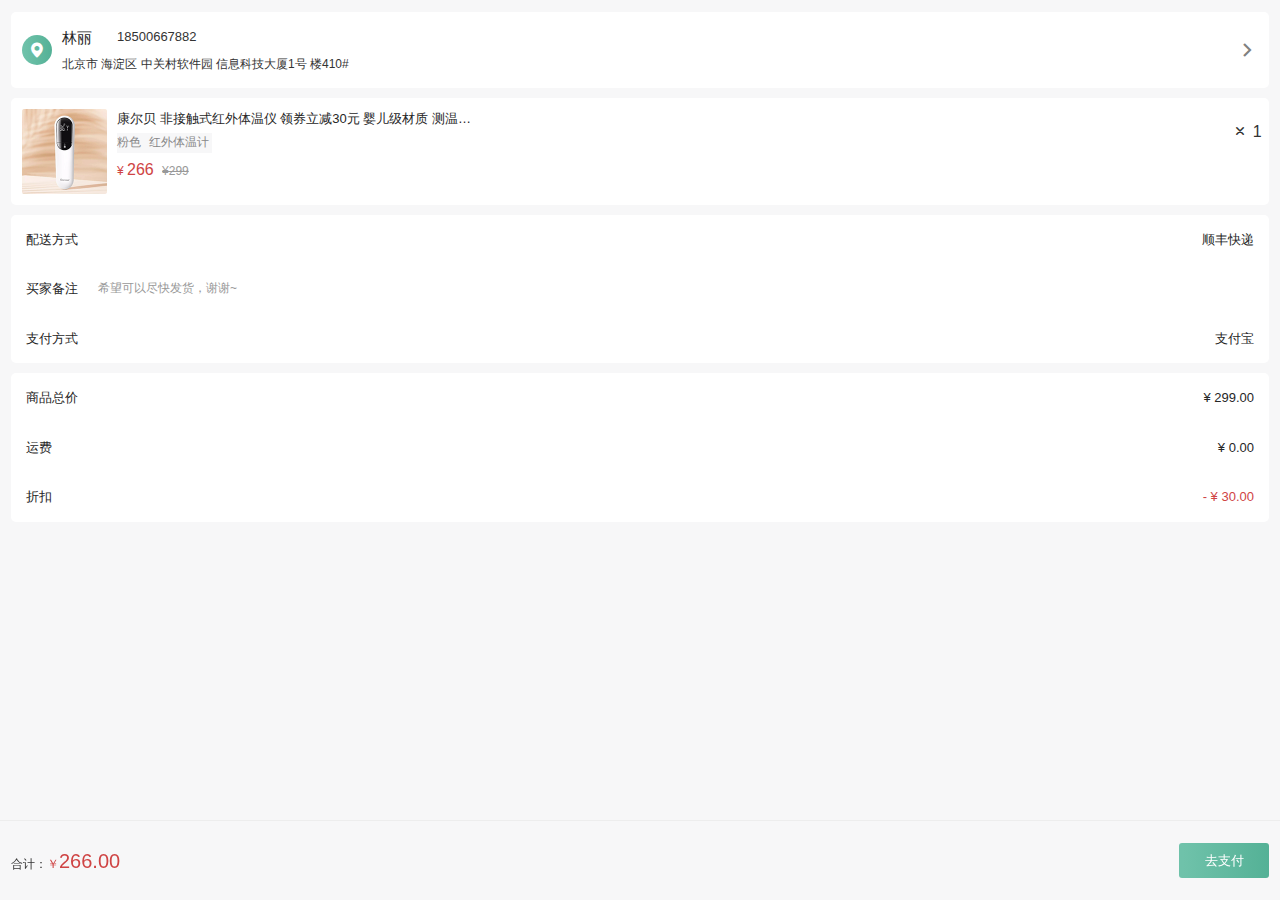
<file: 小兔鲜_移动/orders.html>
<!DOCTYPE html>
<html lang="en">

<head>
  <meta charset="UTF-8">
  <meta http-equiv="X-UA-Compatible" content="IE=edge">
  <meta name="viewport" content="width=device-width, initial-scale=1.0">
  <title>确认订单</title>
  <link rel="stylesheet" href="./lib/iconfont/iconfont.css">
  <link rel="stylesheet" href="./css/base.css">
  <link rel="stylesheet" href="./css/orders.css">
</head>

<body>
  <!-- 主体内容：滑动查看 -->
  <div class="main">
    <!-- 用户信息 -->
    <div class="pannel user_msg">
      <div class="location">
        <i class="iconfont icon-location"></i>
      </div>
      <div class="user">
        <div class="top">
          <h5>林丽</h5>
          <p>18500667882</p>
        </div>

        <div class="bottom">北京市 海淀区 中关村软件园 信息科技大厦1号
          楼410# </div>
      </div>
      <div class="more">
        <i class="iconfont icon-more"></i>
      </div>
    </div>
    <!-- 用户信息 -->

    <!-- 商品 -->
    <div class="pannel goods">
      <div class="pic">
        <a href="#"><img src="./uploads/pic.png" alt=""></a>
      </div>
      <div class="info">
        <h5>康尔贝 非接触式红外体温仪
          领券立减30元 婴儿级材质 测温…</h5>
        <p><span>粉色</span> <span>红外体温计</span></p>
        <div class="price">
          <span class="red">¥ <i>266</i> </span>
          <span>¥299</span>
        </div>
      </div>
      <div class="count">
        <i class="iconfont icon-x"></i>
        <span>1</span>
      </div>
    </div>
    <!-- 商品 -->

    <!-- 其他信息 -->
    <section class="pannel rest">
      <div>
        <h5>配送方式</h5>
        <p>顺丰快递</p>
      </div>
      <div>
        <h5>买家备注</h5>
        <p>希望可以尽快发货，谢谢~</p>
      </div>
      <div>
        <h5>支付方式</h5>
        <p>支付宝</p>
      </div>
    </section>
    <!-- 其他信息 -->

    <!-- 价格信息 -->
    <section class="pannel allprice">
      <div>
        <h5>商品总价</h5>
        <p>¥ 299.00</p>
      </div>
      <div>
        <h5>运费</h5>
        <p>¥ 0.00</p>
      </div>
      <div>
        <h5>折扣</h5>
        <p class="red">- ¥ 30.00</p>
      </div>
    </section>
    <!-- 价格信息 -->
  </div>
  <!-- 主体内容：滑动查看 -->



  <!-- 底部支付：固定定位 -->
  <div class="pay">
    <div class="left">
      合计：<span class="red">￥<i>266.00</i></span>
    </div>

    <div class="right">
      <a href="#">去支付</a>
    </div>
  </div>
  <!-- 底部支付：固定定位 -->
</body>

</html>
</file>
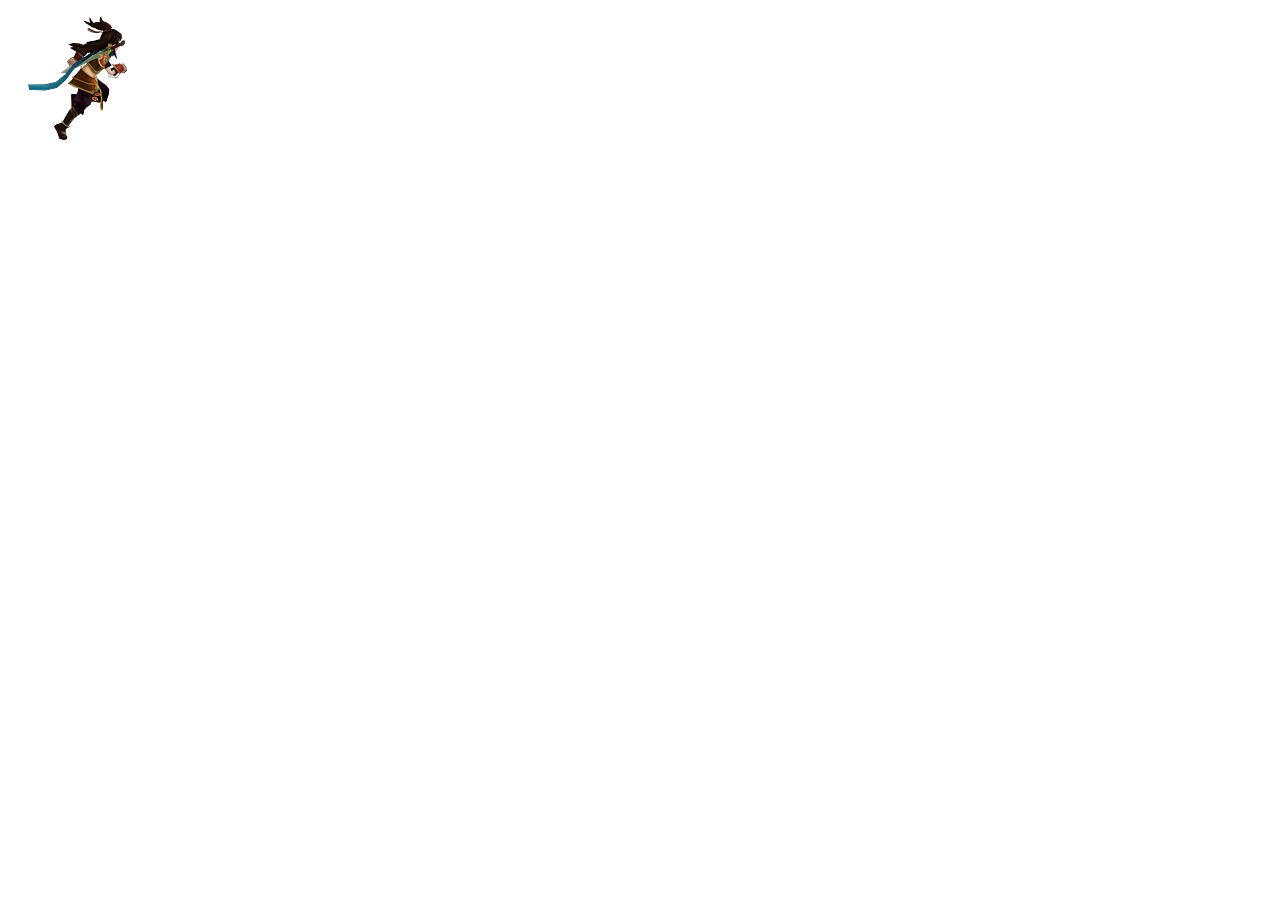
<file: 精灵动画/精灵动画.html>
<!DOCTYPE html>
<html lang="en">

<head>
  <meta charset="UTF-8">
  <title>精灵动画</title>
  <style>
    .box {
      /* 1680/12 : 保证显示区域的尺寸和一个精灵小图的尺寸相同 */
      width: 140px;
      height: 140px;
      /* border: 1px solid #000; */
      background-image: url(./images/bg.png);

      /* 12: 精灵小图的个数 */
      animation:
        move 1s steps(12) infinite,
        run 1s forwards;
    }


    @keyframes move {

      /* from {
          background-position: 0 0;
        } */
      to {
        /* 1680: 精灵图的宽度 */
        background-position: -1680px 0;
      }
    }

    /* 定义一个盒子移动的动画  800px */
    @keyframes run {

      /* 动画的开始状态和盒子的默认样式相同的, 可以省略开始状态的代码 */
      /* from {
        transform: translateX(0);
      } */
      to {
        transform: translateX(800px);
      }
    }
  </style>
</head>

<body>
  <div class="box"></div>
</body>

</html>
</file>
<file: m-bilibili/fonts/iconfont.css>
@font-face {
    font-family: iconfont;
    src: url(./iconfont.eot);
    src: url(./iconfont.eot#iefix) format("embedded-opentype"), url(./iconfont.woff) format("woff"), url(./iconfont.ttf) format("truetype"), url(./iconfont.svg#iconfont) format("svg")
}

.iconfont {
    font-family: iconfont!important;
    font-size: 4.26667vw;
    font-style: normal;
    -webkit-font-smoothing: antialiased;
    -moz-osx-font-smoothing: grayscale
}

.like2:before {
    content: "\e636"
}

.Blocked:before {
    content: "\e635"
}

.dianying:before {
    content: "\e634"
}

.huancun:before {
    content: "\e631"
}

.qingxidu:before {
    content: "\e632"
}

.dianzan:before {
    content: "\e633"
}

.Like:before {
    content: "\e630"
}

.History:before {
    content: "\e68d"
}

.fanju:before {
    content: "\e62f"
}

.ic_up:before {
    content: "\e741"
}

.notice:before {
    content: "\e62e"
}

.loading:before {
    content: "\eee3"
}

.guanbi:before {
    content: "\e62d"
}

.icon_fenqudaohang_paihangbang:before {
    content: "\e737"
}

.gengduo1:before {
    content: "\e602"
}

.live:before {
    content: "\e62c"
}

.ic_vip_badge:before {
    content: "\e62b"
}

.ic_popular:before {
    content: "\e62a"
}

.general_pulldown_s:before {
    content: "\e6eb"
}

.general_pullup_s:before {
    content: "\e6ec"
}

.icon_comment:before {
    content: "\e629"
}

.icon_download:before {
    content: "\e626"
}

.icon_share:before {
    content: "\e627"
}

.icon_fav:before {
    content: "\e628"
}

.general_complete:before {
    content: "\e625"
}

.ic_add1:before {
    content: "\e624"
}

.ic_female:before {
    content: "\e623"
}

.ic_male:before {
    content: "\e622"
}

.info_warning:before {
    content: "\e621"
}

.ic_userlevel_3:before {
    content: "\e61a"
}

.ic_userlevel_2:before {
    content: "\e61b"
}

.ic_userlevel_5:before {
    content: "\e61c"
}

.ic_userlevel_4:before {
    content: "\e61d"
}

.ic_userlevel_1:before {
    content: "\e61e"
}

.ic_userlevel_6:before {
    content: "\e61f"
}

.error:before {
    content: "\e620"
}

.icon_xinxi_pinglunshu:before {
    content: "\e618"
}

.icon_xinxi_yuedushu:before {
    content: "\e619"
}

.icon_shipin_danmushu:before {
    content: "\e616"
}

.icon_shipin_bofangshu:before {
    content: "\e617"
}

.ic_search_tab:before {
    content: "\e615"
}

.Navbar_logo:before {
    content: "\e614"
}
</file>
<file: m-bilibili/css/index.css>
* {
  margin: 0;
  padding: 0;
  box-sizing: border-box;
  -webkit-font-smoothing: antialiased;
  -webkit-tap-highlight-color: rgba(0, 0, 0, 0);
}
body {
  font-family: Helvetica Neue, Tahoma, Arial, PingFangSC-Regular, Hiragino Sans GB, Microsoft Yahei, sans-serif;
}
a {
  color: #333;
  text-decoration: none;
}
img {
  vertical-align: middle;
  width: 100%;
  height: 100%;
}
ul {
  list-style: none;
}
.ellipsis-2 {
  overflow: hidden;
  text-overflow: ellipsis;
  display: -webkit-box;
  -webkit-line-clamp: 2;
  -webkit-box-orient: vertical;
}
header {
  position: fixed;
  left: 0;
  top: 0;
  z-index: 1;
  width: 100%;
  height: 22.4vw;
  background-color: #fff;
}
header .top {
  display: flex;
  justify-content: space-between;
  align-items: center;
  height: 11.73333333vw;
  padding-left: 4.8vw;
  padding-right: 3.2vw;
}
header .top .left .iconfont {
  font-size: 7.46666667vw;
  color: #fb7299;
}
header .top .right {
  display: flex;
}
header .top .right .iconfont {
  font-size: 6.4vw;
  color: #ccc;
}
header .top .right .login {
  width: 6.4vw;
  height: 6.4vw;
  margin-left: 6.4vw;
}
header .top .right .download {
  width: 19.2vw;
  height: 6.4vw;
  margin-left: 6.4vw;
}
header .bottom {
  display: flex;
  justify-content: space-between;
  height: 10.66666667vw;
  border-bottom: 1px solid #eee;
}
header .bottom .more a {
  display: block;
  width: 10.66666667vw;
  height: 10.66666667vw;
  text-align: center;
  line-height: 10.66666667vw;
  color: #ccc;
}
header .bottom .more a .iconfont {
  font-size: 5.86666667vw;
}
header .bottom .tab ul {
  display: flex;
}
header .bottom .tab ul li {
  padding: 0 4.26666667vw;
}
header .bottom .tab ul li a {
  display: block;
  height: 10.13333333vw;
  line-height: 10.66666667vw;
  font-size: 3.73333333vw;
}
header .bottom .tab ul li a.current {
  color: #fb7299;
  border-bottom: 2px solid #fb7299;
}
.video_content {
  padding: 22.4vw 1.33333333vw 0;
}
.video_content .video_list {
  display: flex;
  flex-wrap: wrap;
}
.video_content .video_list a {
  width: 50%;
  padding: 2.13333333vw 1.33333333vw;
  font-size: 3.2vw;
}
.video_content .video_list a .txt {
  margin-top: 1.33333333vw;
}
.video_content .video_list a .pic {
  position: relative;
}
.video_content .video_list a .pic .count {
  position: absolute;
  left: 0;
  bottom: 0;
  display: flex;
  justify-content: space-between;
  width: 100%;
  padding: 2.13333333vw;
  color: #fff;
}
.video_content .video_list a .pic .count i {
  vertical-align: middle;
}
</file>
<file: 全民出游季/css/index.css>
* {
    margin: 0;
    padding: 0;
}

html {
    height: 100%;
}

body {
    height: 100%;
    background: url(./../images/f1_1.jpg) no-repeat center 0;

    /* 缩放背景图 */

    /* 图片等比例缩放, 当宽度或高度和盒子尺寸相等, 图片就不再缩放 */
    /* background-size: contain; */

    /* 图片等比例缩放, 图片完全覆盖到整个盒子, 可能会导致图片显示不全 */
    background-size: cover;
}

/* 
1. img 引入图片, 控制位置
2. 定义动画,使用动画
*/

.cloud img {
    position: absolute;
    left: 50%;
    top: 0;
}

.cloud img:nth-child(1) {
    margin-left: -300px;
    top: 20px;
    animation: cloud 2s infinite alternate;
}

.cloud img:nth-child(2) {
    margin-left: 400px;
    top: 100px;
    animation: cloud 2s infinite alternate 0.2s;
}

.cloud img:nth-child(3) {
    margin-left: -550px;
    top: 200px;
    animation: cloud 2s infinite alternate 0.4s;
}

/* 云彩动画 */
@keyframes cloud {
    to {
        transform: translateX(20px);
    }
}


/* 热气球 */
.hot img {
    position: absolute;
    left: 25%;
    top: 15%;
    animation: hot 1s infinite alternate;
}

@keyframes hot {
    to {
        transform: translateY(20px);
    }
}


/* 广告 */
.adv img {
    position: absolute;
}

.adv img:nth-child(1) {
    left: 19%;
    bottom: 5%;
    animation: adv 1s infinite alternate;
}

.adv img:nth-child(2) {
    left: 36.5%;
    bottom: 5%;
    animation: adv 1s infinite alternate 0.2s;
}

.adv img:nth-child(3) {
    left: 54.5%;
    bottom: 5%;
    animation: adv 1s infinite alternate 0.4s;
}

.adv img:nth-child(4) {
    left: 72%;
    bottom: 5%;
    animation: adv 1s infinite alternate 0.6s;
}

@keyframes adv {
    to {
        transform: translateY(-20px);
    }
}


/* 文字 */
.word img {
    position: absolute;
    left: 30%;
    top: 30%;
}

/* 长颈鹿 */
.giraffe img {
    position: absolute;
    left: 58%;
    top: 10%;
}
</file>
<file: 小兔鲜_PC/css/base.css>
/* 清除默认样式的代码 */

/* 去除常见标签默认的 margin 和 padding */
body,
h1,
h2,
h3,
h4,
h5,
h6,
p,
ul,
ol,
li,
dl,
dt,
dd,
input {
  margin: 0;
  padding: 0;
}

/* 內减模式 */
* {
  box-sizing: border-box;
}

/* 设置网页统一的字体大小、行高、字体系列相关属性 */
body {
  font: 16px/1.5 "Helvetica Neue", Helvetica, Arial, "Microsoft Yahei",
    "Hiragino Sans GB", "Heiti SC", "WenQuanYi Micro Hei", sans-serif;
  color: #333;
}

/* 去除列表默认样式 */
ul,
ol {
  list-style: none;
}

/* 去除默认的倾斜效果 */
em,
i {
  font-style: normal;
}

/* 去除a标签默认下划线，并设置默认文字颜色 */
a {
  text-decoration: none;
  color: #333;
}

/* 设置img的垂直对齐方式为居中对齐，去除img默认下间隙 */
img {
  vertical-align: middle;
}

/* 去除input默认样式 */
input {
  border: none;
  outline: none;
  color: #333;
}

/* 左浮动 */
.fl {
  float: left;
}

/* 右浮动 */
.fr {
  float: right;
}

/* 双伪元素清除法 */
.clearfix::before,
.clearfix::after {
  content: "";
  display: table;
}

.clearfix::after {
  clear: both;
}
</file>
<file: 小兔鲜_PC/css/common.css>
/* 各个页面相同的样式表 */

/* 版心 */
.wrapper {
  width: 1240px;
  margin: 0 auto;
}

/* 快捷导航 */
.shortcut {
  height: 52px;
  background-color: #333;
}

.shortcut .wrapper {
  height: 52px;
}

.shortcut .wrapper ul {
  float: right;
}

.shortcut .wrapper li {
  float: left;
  line-height: 50px;
}

.shortcut .wrapper a {
  padding: 0 16px;
  border-right: 1px solid #666;
  font-size: 14px;
  color: #dcdcdc;
}

.shortcut .wrapper a span {
  display: inline-block;
  margin-right: 8px;
  width: 11px;
  height: 16px;
  background-image: url(../images/sprites.png);
  background-position: -160px -70px;
  vertical-align: middle;
}

/* 清除li里面最后一个a的边框 */
.shortcut .wrapper li:last-child a {
  border: 0;
}

/* 头部 */
.header {
  margin: 30px auto;
  height: 70px;
}

.logo {
  float: left;
  width: 207px;
  height: 70px;
}

/* logo 搜索引擎优化做法 */
.logo h1 {
  width: 207px;
  height: 70px;
}

.logo h1 a {
  display: block;
  width: 207px;
  height: 70px;
  background-image: url(../images/logo.png);
  background-size: contain;
  /* 目的：让h1中的字看不见 */
  font-size: 0;
}

.nav {
  float: left;
  margin-left: 40px;
  height: 70px;
}

.nav li {
  float: left;
  margin-right: 48px;
  line-height: 70px;
}

.nav li a {
  padding-bottom: 7px;
}

.nav li a:hover {
  color: #27ba9b;
  border-bottom: 1px solid #27ba9b;
}





.search {
  position: relative;
  float: left;
  margin-top: 24px;
  margin-left: 34px;
  width: 172px;
  height: 30px;
  border-bottom: 2px solid #e7e7e7;
}

.search input {
  padding-left: 30px;
  width: 172px;
  height: 28px;
}

.search input::placeholder {
  font-size: 14px;
  color: #ccc;
}

.search span {
  position: absolute;
  left: 2px;
  top: 0;
  /*   display: inline-block; */
  width: 18px;
  height: 18px;
  background-image: url(../images/sprites.png);
  background-position: -79px -69px;
}




.car {
  position: relative;
  float: left;
  margin-top: 28px;
  margin-left: 15px;
  width: 23px;
  height: 23px;
  background-image: url(../images/sprites.png);
  background-position: -119px -69px;
}

.car span {
  /* 绝对定位，盒子具备行内块特点 */
  position: absolute;
  right: -13px;
  top: -6px;
  width: 20px;
  height: 15px;
  background-color: #e26237;
  border-radius: 8px;

  font-size: 13;
  color: #fff;
  text-align: center;
  line-height: 15px;
}





/* 版权footer */
.footer {
  height: 342px;
  background-color: #333;
}

.footer .wrapper {
  width: 1393px;
}

.footer .top {
  padding-top: 59px;
  padding-left: 135px;
  height: 175px;
  border-bottom: 3px solid #434343;
}

.footer .top li {
  position: relative;
  margin-right: 300px;
  float: left;
  width: 195px;
  height: 58px;

  line-height: 58px;
}

.footer .top li:last-child {
  margin-right: 0;
}

/* 伪元素添加的标签 行内 */
/* 行内块和行内文字无法通过vertical-align对齐，使用定位 */
.footer .top li::before {
  position: absolute;
  left: 0;
  top: 0;
  /* display: inline-block; */
  content: '';
  width: 58px;
  height: 58px;
  background-image: url(../images/sprites.png);
  vertical-align: middle;
}

.footer .top li span {
  margin-left: 77px;
  font-size: 28px;
  color: #fff;
}

/* 第二个li里面的before添加背景图属性 */
.footer .top li:nth-child(2)::before {
  background-position: -64px 0;
}

/* 第三个li里面的before添加背景图属性 */
.footer .top li:nth-child(3)::before {
  background-position: -130px 0;
}



.footer .bottom {
  padding-top: 40px;
  font-size: 14px;
  color: #999;
  text-align: center;
}

.footer .bottom a {
  font-size: 14px;
  color: #999;
}

.footer .bottom p {
  margin-bottom: 20px;
}
</file>
<file: 小兔鲜_PC/css/index.css>
/* 放index页面的样式表 */

/* banner */
.banner {
  height: 500px;
  background-color: #f5f5f5;
}

.banner .wrapper {
  position: relative;
  height: 500px;
  background-color: pink;
}

/* 侧导航  */
.banner .aside {
  position: absolute;
  left: 0;
  top: 0;
  width: 250px;
  height: 500px;
  background-color: rgba(0, 0, 0, .8);
}

.banner .aside li {
  height: 50px;
  line-height: 50px;
}

.banner .aside a {
  position: relative;
  /* 宽度和父级一样 */
  padding-left: 35px;
  padding-right: 19px;
  display: block;
  height: 50px;

  color: #fff;
}

.banner .aside a span {
  margin-left: 15px;
  font-size: 14px;
}

.banner .aside a:hover {
  background-color: #27ba9b;
}

.banner .aside a::after {
  position: absolute;
  right: 19px;
  top: 19px;
  content: '';
  width: 6px;
  height: 11px;
  background-image: url(../images/sprites.png);
  background-position: -80px -110px;
}

.prev,
.next {
  position: absolute;
  top: 228px;
  width: 45px;
  height: 45px;
  background-color: rgba(0, 0, 0, .2);
  background-image: url(../images/sprites.png);
  border-radius: 50%;
}

.prev {
  left: 260px;
  background-position: 14px -60px;
}

.next {
  right: 10px;
  background-position: -23px -60px;
}

/* 圆点 */
.banner ol {
  position: absolute;
  left: 680px;
  bottom: 30px;
  width: 200px;
  height: 10px;
}

.banner ol li {
  float: left;
  margin-right: 24px;
  width: 10px;
  height: 10px;
  background-color: rgba(255, 255, 255, 0.4);
  border-radius: 50%;
  cursor: pointer;
}

.banner ol .current {
  background-color: #fff;
}



/* 新鲜好物 */
.goods .hd {
  height: 114px;
  line-height: 114px;
}

.goods .hd h2 {
  float: left;
  font-size: 29px;
  font-weight: 400;
  height: 114px;
}

.goods .hd h2 span {
  margin-left: 34px;
  font-size: 16px;
  color: #999;
}

.goods .hd a,
.shengxian .hd .more {
  float: right;
  color: #999;
}

.goods .hd a::after,
.shengxian .hd .more::after {
  content: '';
  display: inline-block;
  margin-left: 13px;
  width: 7px;
  height: 13px;
  background-image: url(../images/sprites.png);
  background-position: 0 -110px;
  vertical-align: middle;
}

.goods .bd li {
  position: relative;
  float: left;
  text-align: center;
  margin-right: 8px;
  width: 304px;
  height: 405px;
  background-color: #f0f9f4;
}

.goods .bd li:last-child {
  margin-right: 0px;
}

.goods .bd li img {
  width: 304px;
}

.goods .bd li h3 {
  margin-top: 20px;
  margin-bottom: 10px;
  font-size: 20px;
  font-weight: 400;
}

.goods .bd li div {
  color: #9a2e1f;
  font-size: 17px;
}

.goods .bd li div span {
  font-size: 23px;
}

.goods .bd li b {
  position: absolute;
  left: 17px;
  top: 18px;
  width: 28px;
  height: 51px;
  border: 1px solid #27ba9b;
  border-radius: 2px;
  font-size: 18px;
  color: #27ba9b;
  font-weight: 400;
  line-height: 24px;
}

/* 生鲜 */
.shengxian .hd {
  height: 96px;
  line-height: 96px;
}

.shengxian .hd h2 {
  float: left;
  font-size: 29px;
  font-weight: 400;
}

.shengxian .hd .more {
  float: right;
}

.shengxian .hd ul {
  float: right;
  margin-right: 65px;
}

.shengxian .hd ul li {
  float: left;
}

.shengxian .hd li a {
  padding: 2px 7px;
  margin-left: 6px;
}

.shengxian .hd li a:hover {
  background-color: #27ba9b;
  color: #fff;
}

.shengxian .bd .left {
  float: left;
  width: 240px;
  height: 610px;
  background-color: pink;
}

.shengxian .bd .right {
  float: right;
  width: 1000px;
  height: 610px;
}

.shengxian .bd .right li {
  float: left;
  margin-left: 8px;
  margin-bottom: 3px;
  width: 242px;
  height: 304px;
}

.shengxian .bd .right img {
  width: 184px;
  padding: 9px 14px 6px 7px;
  margin-left: 22px;
  margin-right: 15px;
}

.shengxian .bd .right h3 {
  width: 166px;
  font-size: 16px;
  margin-left: 29px;
}

.shengxian .bd .right div {
  color: #9a2e1f;
  font-size: 17px;
  margin-left: 29px;
}

.shengxian .bd .right span {
  font-size: 23px;
}
</file>
<file: 游乐园项目/lib/iconfont/iconfont.css>
@font-face {
  font-family: "iconfont"; /* Project id 2551981 */
  src: url('iconfont.woff2?t=1621216649636') format('woff2'),
       url('iconfont.woff?t=1621216649636') format('woff'),
       url('iconfont.ttf?t=1621216649636') format('truetype');
}

.iconfont {
  font-family: "iconfont" !important;
  font-size: 16px;
  font-style: normal;
  -webkit-font-smoothing: antialiased;
  -moz-osx-font-smoothing: grayscale;
}

.icon-shoucang:before {
  content: "\e61a";
}

.icon-dizhi:before {
  content: "\e606";
}

.icon-qizhi:before {
  content: "\e615";
}

.icon-shoucang1:before {
  content: "\e660";
}

.icon-iconfront-:before {
  content: "\e61b";
}

.icon-service:before {
  content: "\e636";
}

.icon-date:before {
  content: "\e62a";
}

.icon-7:before {
  content: "\e614";
}

.icon-youhuiquan:before {
  content: "\e607";
}

.icon-shizhong:before {
  content: "\e600";
}

.icon-index-copy:before {
  content: "\e622";
}
</file>
<file: 游乐园项目/css/index.css>
@charset 'UTF-8';
body,
ul,
p,
h3,
h4,
h5,
h6 {
  padding: 0;
  margin: 0;
}
body {
  font-family: Arial, Helvetica, sans-serif;
  -webkit-text-size-adjust: none;
  text-size-adjust: none;
  -webkit-user-select: none;
  user-select: none;
}
img {
  display: block;
  max-width: 100%;
}
ul {
  list-style-type: none;
}
a {
  text-decoration: none;
  -webkit-tap-highlight-color: rgba(0, 0, 0, 0);
}
/*! normalize.css v5.0.0 | MIT License | github.com/necolas/normalize.css */
/**
 * 1. Change the default font family in all browsers (opinionated).
 * 2. Correct the line height in all browsers.
 * 3. Prevent adjustments of font size after orientation changes in
 *    IE on Windows Phone and in iOS.
 */
/* Document
   ========================================================================== */
html {
  font-family: sans-serif;
  /* 1 */
  line-height: 1.15;
  /* 2 */
  -ms-text-size-adjust: 100%;
  /* 3 */
  -webkit-text-size-adjust: 100%;
  /* 3 */
}
/* Sections
   ========================================================================== */
/**
 * Remove the margin in all browsers (opinionated).
 */
body {
  margin: 0;
}
/**
 * Add the correct display in IE 9-.
 */
article,
aside,
footer,
header,
nav,
section {
  display: block;
}
/**
 * Correct the font size and margin on `h1` elements within `section` and
 * `article` contexts in Chrome, Firefox, and Safari.
 */
h1 {
  font-size: 2em;
  margin: 0.67em 0;
}
/* Grouping content
   ========================================================================== */
/**
 * Add the correct display in IE 9-.
 * 1. Add the correct display in IE.
 */
figcaption,
figure,
main {
  /* 1 */
  display: block;
}
/**
 * Add the correct margin in IE 8.
 */
figure {
  margin: 1em 40px;
}
/**
 * 1. Add the correct box sizing in Firefox.
 * 2. Show the overflow in Edge and IE.
 */
hr {
  box-sizing: content-box;
  /* 1 */
  height: 0;
  /* 1 */
  overflow: visible;
  /* 2 */
}
/**
 * 1. Correct the inheritance and scaling of font size in all browsers.
 * 2. Correct the odd `em` font sizing in all browsers.
 */
pre {
  font-family: monospace, monospace;
  /* 1 */
  font-size: 1em;
  /* 2 */
}
/* Text-level semantics
   ========================================================================== */
/**
 * 1. Remove the gray background on active links in IE 10.
 * 2. Remove gaps in links underline in iOS 8+ and Safari 8+.
 */
a {
  background-color: transparent;
  /* 1 */
  -webkit-text-decoration-skip: objects;
  /* 2 */
}
/**
 * Remove the outline on focused links when they are also active or hovered
 * in all browsers (opinionated).
 */
a:active,
a:hover {
  outline-width: 0;
}
/**
 * 1. Remove the bottom border in Firefox 39-.
 * 2. Add the correct text decoration in Chrome, Edge, IE, Opera, and Safari.
 */
abbr[title] {
  border-bottom: none;
  /* 1 */
  text-decoration: underline;
  /* 2 */
  text-decoration: underline dotted;
  /* 2 */
}
/**
 * Prevent the duplicate application of `bolder` by the next rule in Safari 6.
 */
b,
strong {
  font-weight: inherit;
}
/**
 * Add the correct font weight in Chrome, Edge, and Safari.
 */
b,
strong {
  font-weight: bolder;
}
/**
 * 1. Correct the inheritance and scaling of font size in all browsers.
 * 2. Correct the odd `em` font sizing in all browsers.
 */
code,
kbd,
samp {
  font-family: monospace, monospace;
  /* 1 */
  font-size: 1em;
  /* 2 */
}
/**
 * Add the correct font style in Android 4.3-.
 */
dfn {
  font-style: italic;
}
/**
 * Add the correct background and color in IE 9-.
 */
mark {
  background-color: #ff0;
  color: #000;
}
/**
 * Add the correct font size in all browsers.
 */
small {
  font-size: 80%;
}
/**
 * Prevent `sub` and `sup` elements from affecting the line height in
 * all browsers.
 */
sub,
sup {
  font-size: 75%;
  line-height: 0;
  position: relative;
  vertical-align: baseline;
}
sub {
  bottom: -0.25em;
}
sup {
  top: -0.5em;
}
/* Embedded content
   ========================================================================== */
/**
 * Add the correct display in IE 9-.
 */
audio,
video {
  display: inline-block;
}
/**
 * Add the correct display in iOS 4-7.
 */
audio:not([controls]) {
  display: none;
  height: 0;
}
/**
 * Remove the border on images inside links in IE 10-.
 */
img {
  border-style: none;
}
/**
 * Hide the overflow in IE.
 */
svg:not(:root) {
  overflow: hidden;
}
/* Forms
   ========================================================================== */
/**
 * 1. Change the font styles in all browsers (opinionated).
 * 2. Remove the margin in Firefox and Safari.
 */
button,
input,
optgroup,
select,
textarea {
  font-family: sans-serif;
  /* 1 */
  font-size: 100%;
  /* 1 */
  line-height: 1.15;
  /* 1 */
  margin: 0;
  /* 2 */
}
/**
 * Show the overflow in IE.
 * 1. Show the overflow in Edge.
 */
button,
input {
  /* 1 */
  overflow: visible;
}
/**
 * Remove the inheritance of text transform in Edge, Firefox, and IE.
 * 1. Remove the inheritance of text transform in Firefox.
 */
button,
select {
  /* 1 */
  text-transform: none;
}
/**
 * 1. Prevent a WebKit bug where (2) destroys native `audio` and `video`
 *    controls in Android 4.
 * 2. Correct the inability to style clickable types in iOS and Safari.
 */
button,
html [type="button"],
[type="reset"],
[type="submit"] {
  -webkit-appearance: button;
  /* 2 */
}
/**
 * Remove the inner border and padding in Firefox.
 */
button::-moz-focus-inner,
[type="button"]::-moz-focus-inner,
[type="reset"]::-moz-focus-inner,
[type="submit"]::-moz-focus-inner {
  border-style: none;
  padding: 0;
}
/**
 * Restore the focus styles unset by the previous rule.
 */
button:-moz-focusring,
[type="button"]:-moz-focusring,
[type="reset"]:-moz-focusring,
[type="submit"]:-moz-focusring {
  outline: 1px dotted ButtonText;
}
/**
 * Change the border, margin, and padding in all browsers (opinionated).
 */
fieldset {
  border: 1px solid #c0c0c0;
  margin: 0 2px;
  padding: 0.35em 0.625em 0.75em;
}
/**
 * 1. Correct the text wrapping in Edge and IE.
 * 2. Correct the color inheritance from `fieldset` elements in IE.
 * 3. Remove the padding so developers are not caught out when they zero out
 *    `fieldset` elements in all browsers.
 */
legend {
  box-sizing: border-box;
  /* 1 */
  color: inherit;
  /* 2 */
  display: table;
  /* 1 */
  max-width: 100%;
  /* 1 */
  padding: 0;
  /* 3 */
  white-space: normal;
  /* 1 */
}
/**
 * 1. Add the correct display in IE 9-.
 * 2. Add the correct vertical alignment in Chrome, Firefox, and Opera.
 */
progress {
  display: inline-block;
  /* 1 */
  vertical-align: baseline;
  /* 2 */
}
/**
 * Remove the default vertical scrollbar in IE.
 */
textarea {
  overflow: auto;
}
/**
 * 1. Add the correct box sizing in IE 10-.
 * 2. Remove the padding in IE 10-.
 */
[type="checkbox"],
[type="radio"] {
  box-sizing: border-box;
  /* 1 */
  padding: 0;
  /* 2 */
}
/**
 * Correct the cursor style of increment and decrement buttons in Chrome.
 */
[type="number"]::-webkit-inner-spin-button,
[type="number"]::-webkit-outer-spin-button {
  height: auto;
}
/**
 * 1. Correct the odd appearance in Chrome and Safari.
 * 2. Correct the outline style in Safari.
 */
[type="search"] {
  -webkit-appearance: textfield;
  /* 1 */
  outline-offset: -2px;
  /* 2 */
}
/**
 * Remove the inner padding and cancel buttons in Chrome and Safari on macOS.
 */
[type="search"]::-webkit-search-cancel-button,
[type="search"]::-webkit-search-decoration {
  -webkit-appearance: none;
}
/**
 * 1. Correct the inability to style clickable types in iOS and Safari.
 * 2. Change font properties to `inherit` in Safari.
 */
::-webkit-file-upload-button {
  -webkit-appearance: button;
  /* 1 */
  font: inherit;
  /* 2 */
}
/* Interactive
   ========================================================================== */
/*
 * Add the correct display in IE 9-.
 * 1. Add the correct display in Edge, IE, and Firefox.
 */
details,
menu {
  display: block;
}
/*
 * Add the correct display in all browsers.
 */
summary {
  display: list-item;
}
/* Scripting
   ========================================================================== */
/**
 * Add the correct display in IE 9-.
 */
canvas {
  display: inline-block;
}
/**
 * Add the correct display in IE.
 */
template {
  display: none;
}
/* Hidden
   ========================================================================== */
/**
 * Add the correct display in IE 10-.
 */
[hidden] {
  display: none;
}
body {
  background-color: #F0F0F0;
}
.main {
  padding-bottom: 1.33333333rem;
}
.main .banner {
  height: 4.26666667rem;
}
.main .title {
  height: 1.06666667rem;
  line-height: 1.06666667rem;
  padding-left: 0.4rem;
}
.main .title h4 {
  font-size: 0.37333333rem;
  color: #3C3C3C;
}
.main .item {
  margin-bottom: 0.26666667rem;
}
.main .item .pic {
  position: relative;
  height: 4.26666667rem;
}
.main .item .pic i {
  position: absolute;
  top: 0.4rem;
  right: 0.48rem;
  font-size: 0.64rem;
  color: #fff;
}
.main .item .pic .active {
  position: absolute;
  left: 0.4rem;
  top: -0.10666667rem;
  width: 1.81333333rem;
  height: 0.77333333rem;
  background-image: url(../images/status_active.png);
  background-size: contain;
  font-size: 0.32rem;
  color: #fff;
  text-align: center;
  line-height: 0.66666667rem;
}
.main .item .pic .active.off {
  background-image: url(../images/status_default.png);
}
.main .item .txt {
  padding: 0.26666667rem 0.4rem;
  background-color: #fff;
}
.main .item .txt .top {
  display: flex;
  justify-content: space-between;
}
.main .item .txt .top h5 {
  width: 7.73333333rem;
  font-size: 0.4rem;
  color: #3C3C3C;
  font-weight: 400;
}
.main .item .txt .top p {
  font-size: 0.4rem;
  color: #FE6249;
}
.main .item .txt .bottom {
  display: flex;
  margin-top: 0.26666667rem;
}
.main .item .txt .bottom p {
  margin-right: 0.4rem;
  font-size: 0.29333333rem;
  color: #B4B4B4;
}
.main .item .txt .bottom p i {
  font-size: 0.29333333rem;
}
footer {
  position: fixed;
  left: 0;
  bottom: 0;
  display: flex;
  justify-content: space-around;
  align-items: center;
  width: 100%;
  height: 1.33333333rem;
  background-color: #FECA49;
  text-align: center;
}
footer a {
  font-size: 0.29333333rem;
  color: #D78B09;
}
footer a .iconfont {
  font-size: 0.64rem;
}
footer a.current {
  color: #fff;
}
</file>
<file: 华为新闻/css/demo.css>
* {
    margin: 0;
    padding: 0;
    box-sizing: border-box;
}

li {
    list-style: none;
}

a {
    text-decoration: none;
}

img {
    width: 100%;
    vertical-align: middle;
}

.box {
    width: 1110px;
    height: 247px;
    margin: 20px auto;
    /* background-color: pink; */
}

.box li {
    position: relative;
    float: left;
    width: 350px;
    height: 247px;
    margin-right: 30px;
    overflow: hidden;
}

.box li:last-child {
    margin-right: 0;
}

.box .txt {
    position: absolute;
    left: 0;
    bottom: -50px;
    width: 350px;
    height: auto;
    padding: 20px 30px;
    z-index: 1;
    color: #fff;
    transition: transform .5s;
    /* transition: all .5s; */
}

.box .txt h4 {
    font-size: 14px;
    font-weight: 400;
    line-height: 2em;
    color: #fff;
}

.box .txt h5 {
    margin-bottom: 40px;
    font-size: 18px;
    line-height: 1.5em;
    color: #fff;
}

.box .txt p {
    color: #fff;
    font-size: 14px;
}

.box .txt p .iconfont {
    color: #c7000b;
    vertical-align: middle;
    font-size: 20px;
    font-weight: 700;
}

/* 1. 渐变背景的盒子 */
.box .mask {
    position: absolute;
    left: 0;
    top: 0;
    width: 350px;
    height: 247px;
    background-image: linear-gradient(
        transparent,
        rgba(0,0,0,.6)
    );
    opacity: 0;
    transition: all .5s;
}

/* 2. hover效果 */
/* 2.1 图片缩放 */
.box li .pic img {
    transition: all .5s;
}
.box li:hover .pic img {
    transform: scale(1.2);
}


/* 2.2 渐变背景显示 */
.box li:hover .mask {
    opacity: 1;
}

/* 2.3 文字向上移动 */
.box li:hover .txt {
    transform: translateY(-50px);
}
</file>
<file: 小兔鲜_移动/lib/iconfont/iconfont.css>
@font-face {
  font-family: "iconfont"; /* Project id 2567858 */
  src: url('iconfont.woff2?t=1621846328070') format('woff2'),
       url('iconfont.woff?t=1621846328070') format('woff'),
       url('iconfont.ttf?t=1621846328070') format('truetype');
}

.iconfont {
  font-family: "iconfont" !important;
  font-size: 16px;
  font-style: normal;
  -webkit-font-smoothing: antialiased;
  -moz-osx-font-smoothing: grayscale;
}

.icon-x:before {
  content: "\e7ce";
}

.icon-more:before {
  content: "\e600";
}

.icon-location:before {
  content: "\e686";
}
</file>
<file: 小兔鲜_移动/css/base.css>
* {
  margin: 0;
  padding: 0;
  box-sizing: border-box;
}
body {
  font: 16px/1.5 sans-serif;
  color: #333;
  background-color: #fff;
}
li {
  list-style: none;
}
em,
i {
  font-style: normal;
}
a {
  text-decoration: none;
  color: #333;
}
a:hover {
  color: #5eb69c;
}
img {
  width: 100%;
  vertical-align: middle;
}
input {
  padding: 0;
  border: none;
  outline: none;
  color: #333;
}
button {
  cursor: pointer;
}
/* 清除浮动 */
.clearfix:before,
.clearfix:after {
  content: '';
  display: table;
}
.clearfix:after {
  clear: both;
}
.clearfix {
  *zoom: 1;
}
</file>
<file: 小兔鲜_移动/css/orders.css>
body {
  background-color: #f7f7f8;
}



/* 公共样式 */
.red {
  color: #cf4444;
}

.pannel {
  margin-bottom: 10px;
  background-color: #fff;
  border-radius: 5px;
}


/* 主体内容 */
.main {
  /* 80px: 为了内容不被底部区域盖住 */
  padding: 12px 11px 80px;
}

/* 用户信息 */
.user_msg {
  display: flex;
  align-items: center;
  padding: 15px 0 15px 11px;
}

.user_msg .location {
  width: 30px;
  height: 30px;
  margin-right: 10px;
  background-image: linear-gradient(90deg,
      #6fc2aa 5%,
      #54b196 100%);
  border-radius: 50%;
  text-align: center;
  line-height: 30px;
  color: #fff;
}

.user_msg .user {
  flex: 1;
}

.user_msg .user .top {
  display: flex;
}

.user_msg .user .top h5 {
  width: 55px;
  font-size: 15px;
  font-weight: 400;
  color: #262626;
}

.user_msg .user .top p {
  font-size: 13px;
  color: #333333;
}

.user_msg .user .bottom {
  margin-top: 5px;
  font-size: 12px;
}

.user_msg .more {
  width: 44px;
  height: 44px;
  /* background-color: pink; */
  text-align: center;
  line-height: 44px;
  color: #808080;
}

/* 商品 */
.goods {
  display: flex;
  padding: 11px 0 11px 11px;
}

.goods .pic {
  height: 85px;
  width: 85px;
  margin-right: 10px;
}

.goods .info {
  flex: 1;
}

.goods .info h5 {
  font-size: 13px;
  color: #262626;
  font-weight: 400;
}

.goods .info p {
  width: 95px;
  height: 20px;
  margin: 5px 0;
  background-color: #f7f7f8;
  font-size: 12px;
  color: #888;
}

.goods .info p span:first-child {
  margin-right: 5px;
}

.goods .info .price {
  font-size: 12px;
}

.goods .info .price i {
  font-size: 16px;
}

.goods .info .price span:last-child {
  margin-left: 5px;
  color: #999;
  text-decoration: line-through;
}

.goods .count {
  width: 44px;
  height: 44px;
  /*  background-color: pink; */
  text-align: center;
  line-height: 44px;
}

/* 其他信息 */
.rest {
  padding: 15px;
}

.rest div {
  display: flex;
  margin-bottom: 30px;
}

.rest div:last-child {
  margin-bottom: 0;
}

/* 找到第一个和第三个div设置主轴对齐方式 */
.rest div:nth-child(2n+1) {
  justify-content: space-between;
}

/* 第二行标题和p之间的距离 */
.rest div:nth-child(2) h5 {
  margin-right: 20px;
}

.rest h5,
.rest p {
  font-size: 13px;
  color: #262626;
  font-weight: 400;
}

.rest div:nth-child(2) p {
  font-size: 12px;
  color: #989898;
}

/* 价格信息 */
.allprice {
  padding: 15px;
}

.allprice div {
  display: flex;
  justify-content: space-between;
  margin-bottom: 30px;
}

.allprice div:last-child {
  margin-bottom: 0;
}

.allprice h5,
.allprice p {
  font-size: 13px;
  color: #262626;
  font-weight: 400;
}

.allprice div:last-child p {
  color: #cf4444;
}

/* 主体内容 */



/* 底部支付 */
.pay {
  position: fixed;
  left: 0;
  bottom: 0;

  display: flex;
  justify-content: space-between;
  align-items: center;

  width: 100%;
  height: 80px;

  padding: 0 11px;
  /* background-color: pink; */
  border-top: 1px solid #ededed;
}

.pay .left {
  font-size: 12px;
}

.pay .left i {
  font-size: 20px;
}

.pay .right a {
  display: block;
  width: 90px;
  height: 35px;
  background-image: linear-gradient(90deg,
      #6fc2aa 5%,
      #54b196 100%);
  border-radius: 3px;
  text-align: center;
  line-height: 35px;
  font-size: 13px;
  color: #fff;
}

/* 底部支付 */
</file>
